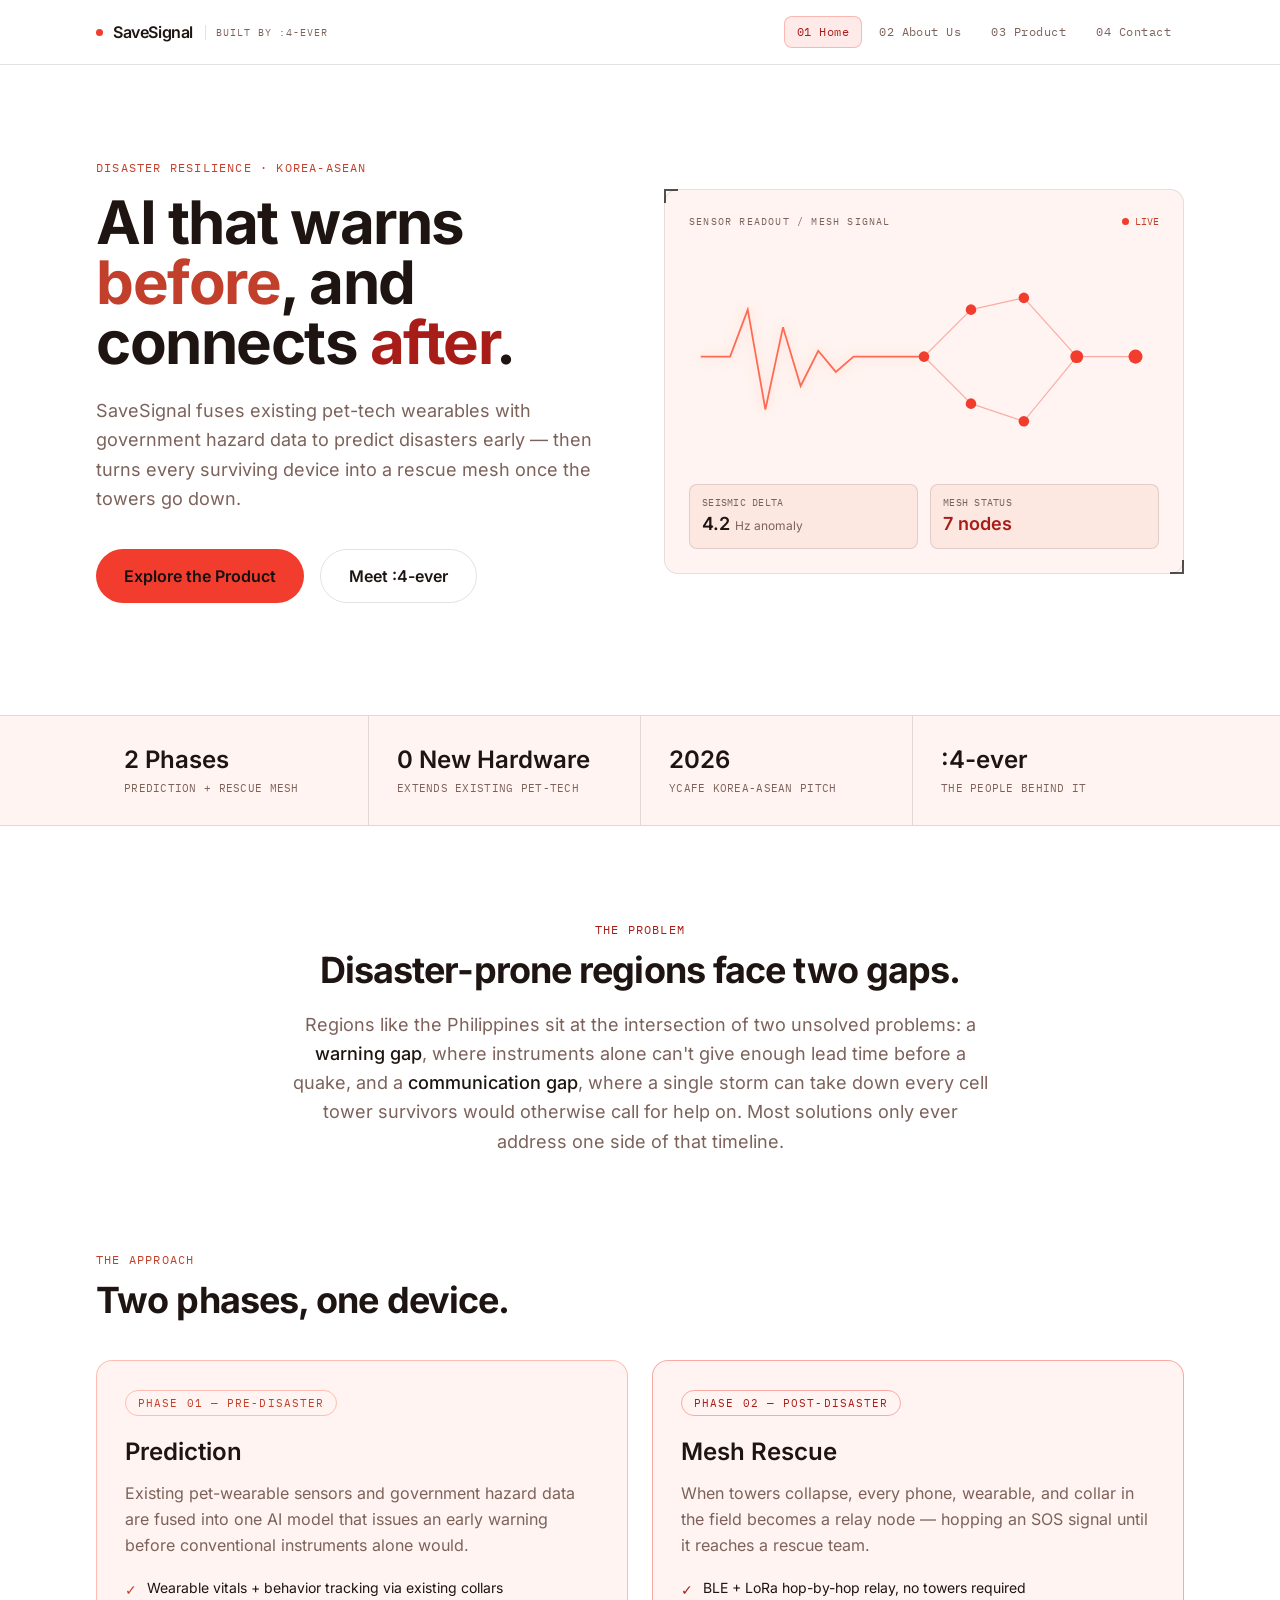
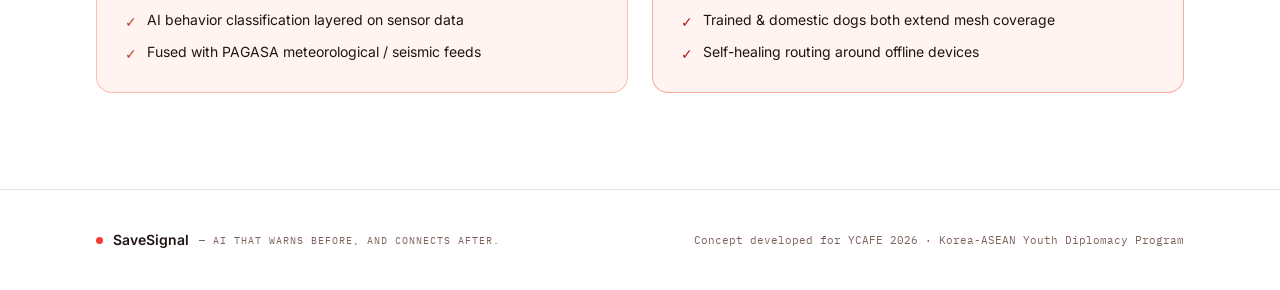
<file: index.html>
<!DOCTYPE html>
<html lang="en">
<head>
<meta charset="UTF-8" />
<meta name="viewport" content="width=device-width, initial-scale=1.0" />
<title>SaveSignal — AI That Warns Before, and Connects After</title>
<meta name="description" content="SaveSignal is an AI-assisted disaster early-warning and rescue mesh network by :4-ever, built for the Korea-ASEAN Youth Diplomacy Program (YCAFE 2026)." />
<link rel="icon" href="data:image/svg+xml,%3Csvg xmlns='http://www.w3.org/2000/svg' viewBox='0 0 100 100'%3E%3Crect width='100' height='100' rx='18' fill='%23141110'/%3E%3Ccircle cx='50' cy='50' r='34' fill='none' stroke='%23FF6B52' stroke-width='6'/%3E%3Ccircle cx='50' cy='50' r='10' fill='%23F13C2E'/%3E%3C/svg%3E" />

<style>
/* Self-hosted fonts (base64 woff2) — no external font CDN dependency. */

@font-face {
  font-family: 'Inter';
  font-style: normal;
  font-weight: 400;
  font-display: swap;
  src: url([data-uri]) format('woff2');
}

@font-face {
  font-family: 'Inter';
  font-style: normal;
  font-weight: 500;
  font-display: swap;
  src: url([data-uri]) format('woff2');
}

@font-face {
  font-family: 'Inter';
  font-style: normal;
  font-weight: 600;
  font-display: swap;
  src: url([data-uri]) format('woff2');
}

@font-face {
  font-family: 'Inter';
  font-style: normal;
  font-weight: 700;
  font-display: swap;
  src: url([data-uri]) format('woff2');
}

@font-face {
  font-family: 'Inter';
  font-style: normal;
  font-weight: 800;
  font-display: swap;
  src: url([data-uri]) format('woff2');
}

@font-face {
  font-family: 'IBM Plex Mono';
  font-style: normal;
  font-weight: 400;
  font-display: swap;
  src: url([data-uri]) format('woff2');
}

@font-face {
  font-family: 'IBM Plex Mono';
  font-style: normal;
  font-weight: 500;
  font-display: swap;
  src: url([data-uri]) format('woff2');
}

</style>
<style>
*,:after,:before{--tw-border-spacing-x:0;--tw-border-spacing-y:0;--tw-translate-x:0;--tw-translate-y:0;--tw-rotate:0;--tw-skew-x:0;--tw-skew-y:0;--tw-scale-x:1;--tw-scale-y:1;--tw-pan-x: ;--tw-pan-y: ;--tw-pinch-zoom: ;--tw-scroll-snap-strictness:proximity;--tw-gradient-from-position: ;--tw-gradient-via-position: ;--tw-gradient-to-position: ;--tw-ordinal: ;--tw-slashed-zero: ;--tw-numeric-figure: ;--tw-numeric-spacing: ;--tw-numeric-fraction: ;--tw-ring-inset: ;--tw-ring-offset-width:0px;--tw-ring-offset-color:#fff;--tw-ring-color:rgba(59,130,246,.5);--tw-ring-offset-shadow:0 0 #0000;--tw-ring-shadow:0 0 #0000;--tw-shadow:0 0 #0000;--tw-shadow-colored:0 0 #0000;--tw-blur: ;--tw-brightness: ;--tw-contrast: ;--tw-grayscale: ;--tw-hue-rotate: ;--tw-invert: ;--tw-saturate: ;--tw-sepia: ;--tw-drop-shadow: ;--tw-backdrop-blur: ;--tw-backdrop-brightness: ;--tw-backdrop-contrast: ;--tw-backdrop-grayscale: ;--tw-backdrop-hue-rotate: ;--tw-backdrop-invert: ;--tw-backdrop-opacity: ;--tw-backdrop-saturate: ;--tw-backdrop-sepia: ;--tw-contain-size: ;--tw-contain-layout: ;--tw-contain-paint: ;--tw-contain-style: }::backdrop{--tw-border-spacing-x:0;--tw-border-spacing-y:0;--tw-translate-x:0;--tw-translate-y:0;--tw-rotate:0;--tw-skew-x:0;--tw-skew-y:0;--tw-scale-x:1;--tw-scale-y:1;--tw-pan-x: ;--tw-pan-y: ;--tw-pinch-zoom: ;--tw-scroll-snap-strictness:proximity;--tw-gradient-from-position: ;--tw-gradient-via-position: ;--tw-gradient-to-position: ;--tw-ordinal: ;--tw-slashed-zero: ;--tw-numeric-figure: ;--tw-numeric-spacing: ;--tw-numeric-fraction: ;--tw-ring-inset: ;--tw-ring-offset-width:0px;--tw-ring-offset-color:#fff;--tw-ring-color:rgba(59,130,246,.5);--tw-ring-offset-shadow:0 0 #0000;--tw-ring-shadow:0 0 #0000;--tw-shadow:0 0 #0000;--tw-shadow-colored:0 0 #0000;--tw-blur: ;--tw-brightness: ;--tw-contrast: ;--tw-grayscale: ;--tw-hue-rotate: ;--tw-invert: ;--tw-saturate: ;--tw-sepia: ;--tw-drop-shadow: ;--tw-backdrop-blur: ;--tw-backdrop-brightness: ;--tw-backdrop-contrast: ;--tw-backdrop-grayscale: ;--tw-backdrop-hue-rotate: ;--tw-backdrop-invert: ;--tw-backdrop-opacity: ;--tw-backdrop-saturate: ;--tw-backdrop-sepia: ;--tw-contain-size: ;--tw-contain-layout: ;--tw-contain-paint: ;--tw-contain-style: }/*! tailwindcss v3.4.19 | MIT License | https://tailwindcss.com*/*,:after,:before{box-sizing:border-box;border:0 solid #e5e7eb}:after,:before{--tw-content:""}:host,html{line-height:1.5;-webkit-text-size-adjust:100%;-moz-tab-size:4;-o-tab-size:4;tab-size:4;font-family:ui-sans-serif,system-ui,sans-serif,Apple Color Emoji,Segoe UI Emoji,Segoe UI Symbol,Noto Color Emoji;font-feature-settings:normal;font-variation-settings:normal;-webkit-tap-highlight-color:transparent}body{margin:0;line-height:inherit}hr{height:0;color:inherit;border-top-width:1px}abbr:where([title]){-webkit-text-decoration:underline dotted;text-decoration:underline dotted}h1,h2,h3,h4,h5,h6{font-size:inherit;font-weight:inherit}a{color:inherit;text-decoration:inherit}b,strong{font-weight:bolder}code,kbd,pre,samp{font-family:IBM Plex Mono,ui-monospace,monospace;font-feature-settings:normal;font-variation-settings:normal;font-size:1em}small{font-size:80%}sub,sup{font-size:75%;line-height:0;position:relative;vertical-align:baseline}sub{bottom:-.25em}sup{top:-.5em}table{text-indent:0;border-color:inherit;border-collapse:collapse}button,input,optgroup,select,textarea{font-family:inherit;font-feature-settings:inherit;font-variation-settings:inherit;font-size:100%;font-weight:inherit;line-height:inherit;letter-spacing:inherit;color:inherit;margin:0;padding:0}button,select{text-transform:none}button,input:where([type=button]),input:where([type=reset]),input:where([type=submit]){-webkit-appearance:button;background-color:transparent;background-image:none}:-moz-focusring{outline:auto}:-moz-ui-invalid{box-shadow:none}progress{vertical-align:baseline}::-webkit-inner-spin-button,::-webkit-outer-spin-button{height:auto}[type=search]{-webkit-appearance:textfield;outline-offset:-2px}::-webkit-search-decoration{-webkit-appearance:none}::-webkit-file-upload-button{-webkit-appearance:button;font:inherit}summary{display:list-item}blockquote,dd,dl,figure,h1,h2,h3,h4,h5,h6,hr,p,pre{margin:0}fieldset{margin:0}fieldset,legend{padding:0}menu,ol,ul{list-style:none;margin:0;padding:0}dialog{padding:0}textarea{resize:vertical}input::-moz-placeholder,textarea::-moz-placeholder{opacity:1;color:#9ca3af}input::placeholder,textarea::placeholder{opacity:1;color:#9ca3af}[role=button],button{cursor:pointer}:disabled{cursor:default}audio,canvas,embed,iframe,img,object,svg,video{display:block;vertical-align:middle}img,video{max-width:100%;height:auto}[hidden]:where(:not([hidden=until-found])){display:none}.pointer-events-none{pointer-events:none}.collapse{visibility:collapse}.fixed{position:fixed}.absolute{position:absolute}.relative{position:relative}.sticky{position:sticky}.inset-0{inset:0}.inset-x-0{left:0;right:0}.top-0{top:0}.top-16{top:4rem}.z-40{z-index:40}.z-50{z-index:50}.mx-auto{margin-left:auto;margin-right:auto}.mb-4{margin-bottom:1rem}.mb-6{margin-bottom:1.5rem}.ml-0\.5{margin-left:.125rem}.mt-0\.5{margin-top:.125rem}.mt-1{margin-top:.25rem}.mt-1\.5{margin-top:.375rem}.mt-10{margin-top:2.5rem}.mt-12{margin-top:3rem}.mt-16{margin-top:4rem}.mt-2{margin-top:.5rem}.mt-2\.5{margin-top:.625rem}.mt-3{margin-top:.75rem}.mt-4{margin-top:1rem}.mt-5{margin-top:1.25rem}.mt-6{margin-top:1.5rem}.mt-8{margin-top:2rem}.mt-9{margin-top:2.25rem}.inline-block{display:inline-block}.flex{display:flex}.inline-flex{display:inline-flex}.grid{display:grid}.hidden{display:none}.aspect-\[4\/3\]{aspect-ratio:4/3}.h-16{height:4rem}.h-2{height:.5rem}.h-auto{height:auto}.h-fit{height:-moz-fit-content;height:fit-content}.h-full{height:100%}.max-h-\[420px\]{max-height:420px}.min-h-\[220px\]{min-height:220px}.w-2{width:.5rem}.w-full{width:100%}.max-w-2xl{max-width:42rem}.max-w-3xl{max-width:48rem}.max-w-5xl{max-width:64rem}.max-w-6xl{max-width:72rem}.max-w-xl{max-width:36rem}.flex-1{flex:1 1 0%}.cursor-not-allowed{cursor:not-allowed}.resize-none{resize:none}.resize{resize:both}.grid-cols-2{grid-template-columns:repeat(2,minmax(0,1fr))}.flex-col{flex-direction:column}.flex-wrap{flex-wrap:wrap}.items-center{align-items:center}.justify-center{justify-content:center}.justify-between{justify-content:space-between}.gap-1{gap:.25rem}.gap-1\.5{gap:.375rem}.gap-12{gap:3rem}.gap-2{gap:.5rem}.gap-2\.5{gap:.625rem}.gap-3{gap:.75rem}.gap-4{gap:1rem}.gap-5{gap:1.25rem}.gap-6{gap:1.5rem}.gap-8{gap:2rem}.space-y-2>:not([hidden])~:not([hidden]){--tw-space-y-reverse:0;margin-top:calc(.5rem*(1 - var(--tw-space-y-reverse)));margin-bottom:calc(.5rem*var(--tw-space-y-reverse))}.space-y-2\.5>:not([hidden])~:not([hidden]){--tw-space-y-reverse:0;margin-top:calc(.625rem*(1 - var(--tw-space-y-reverse)));margin-bottom:calc(.625rem*var(--tw-space-y-reverse))}.space-y-4>:not([hidden])~:not([hidden]){--tw-space-y-reverse:0;margin-top:calc(1rem*(1 - var(--tw-space-y-reverse)));margin-bottom:calc(1rem*var(--tw-space-y-reverse))}.space-y-5>:not([hidden])~:not([hidden]){--tw-space-y-reverse:0;margin-top:calc(1.25rem*(1 - var(--tw-space-y-reverse)));margin-bottom:calc(1.25rem*var(--tw-space-y-reverse))}.divide-x>:not([hidden])~:not([hidden]){--tw-divide-x-reverse:0;border-right-width:calc(1px*var(--tw-divide-x-reverse));border-left-width:calc(1px*(1 - var(--tw-divide-x-reverse)))}.divide-slate-line>:not([hidden])~:not([hidden]){border-color:rgba(30,20,18,.12)}.overflow-hidden{overflow:hidden}.overflow-y-auto{overflow-y:auto}.text-wrap{text-wrap:wrap}.rounded-card{border-radius:14px}.rounded-full{border-radius:9999px}.rounded-lg{border-radius:.5rem}.border{border-width:1px}.border-y{border-top-width:1px}.border-b,.border-y{border-bottom-width:1px}.border-l{border-left-width:1px}.border-t{border-top-width:1px}.border-dashed{border-style:dashed}.border-amber-500\/40{border-color:rgba(241,60,46,.4)}.border-coral-500\/40{border-color:rgba(255,107,82,.4)}.border-slate-line{border-color:rgba(30,20,18,.12)}.border-txt-secondary{--tw-border-opacity:1;border-color:rgb(125 98 91/var(--tw-border-opacity,1))}.border-txt-secondary\/40{border-color:rgba(125,98,91,.4)}.bg-alert{--tw-bg-opacity:1;background-color:rgb(200 30 58/var(--tw-bg-opacity,1))}.bg-amber-500{--tw-bg-opacity:1;background-color:rgb(241 60 46/var(--tw-bg-opacity,1))}.bg-paper\/95{background-color:hsla(0,0%,100%,.95)}.bg-paper2{--tw-bg-opacity:1;background-color:rgb(255 244 241/var(--tw-bg-opacity,1))}.bg-paper3{--tw-bg-opacity:1;background-color:rgb(252 231 225/var(--tw-bg-opacity,1))}.bg-teal-500{--tw-bg-opacity:1;background-color:rgb(47 191 143/var(--tw-bg-opacity,1))}.p-4{padding:1rem}.p-5{padding:1.25rem}.p-6{padding:1.5rem}.p-7{padding:1.75rem}.p-8{padding:2rem}.px-3{padding-left:.75rem;padding-right:.75rem}.px-4{padding-left:1rem;padding-right:1rem}.px-5{padding-left:1.25rem;padding-right:1.25rem}.px-6{padding-left:1.5rem;padding-right:1.5rem}.px-7{padding-left:1.75rem;padding-right:1.75rem}.py-1{padding-top:.25rem;padding-bottom:.25rem}.py-10{padding-top:2.5rem;padding-bottom:2.5rem}.py-16{padding-top:4rem;padding-bottom:4rem}.py-2\.5{padding-top:.625rem;padding-bottom:.625rem}.py-24{padding-top:6rem;padding-bottom:6rem}.py-3{padding-top:.75rem;padding-bottom:.75rem}.py-3\.5{padding-top:.875rem;padding-bottom:.875rem}.py-4{padding-top:1rem;padding-bottom:1rem}.py-6{padding-top:1.5rem;padding-bottom:1.5rem}.py-7{padding-top:1.75rem;padding-bottom:1.75rem}.pb-10{padding-bottom:2.5rem}.pb-14{padding-bottom:3.5rem}.pb-16{padding-bottom:4rem}.pb-20{padding-bottom:5rem}.pb-24{padding-bottom:6rem}.pl-2\.5{padding-left:.625rem}.pr-1{padding-right:.25rem}.pt-1{padding-top:.25rem}.pt-32{padding-top:8rem}.pt-5{padding-top:1.25rem}.text-center{text-align:center}.font-body,.font-display{font-family:Inter,system-ui,sans-serif}.font-mono{font-family:IBM Plex Mono,ui-monospace,monospace}.text-2xl{font-size:1.5rem;line-height:2rem}.text-3xl{font-size:1.875rem;line-height:2.25rem}.text-4xl{font-size:2.25rem;line-height:2.5rem}.text-\[10px\]{font-size:10px}.text-\[11px\]{font-size:11px}.text-base{font-size:1rem;line-height:1.5rem}.text-lg{font-size:1.125rem;line-height:1.75rem}.text-sm{font-size:.875rem;line-height:1.25rem}.text-xl{font-size:1.25rem;line-height:1.75rem}.text-xs{font-size:.75rem;line-height:1rem}.font-bold{font-weight:700}.font-medium{font-weight:500}.font-normal{font-weight:400}.font-semibold{font-weight:600}.uppercase{text-transform:uppercase}.leading-\[1\.05\]{line-height:1.05}.leading-none{line-height:1}.leading-relaxed{line-height:1.625}.tracking-tight{letter-spacing:-.025em}.tracking-wide{letter-spacing:.025em}.tracking-widest{letter-spacing:.1em}.text-alert{--tw-text-opacity:1;color:rgb(200 30 58/var(--tw-text-opacity,1))}.text-amber-700{--tw-text-opacity:1;color:rgb(168 29 24/var(--tw-text-opacity,1))}.text-coral-700{--tw-text-opacity:1;color:rgb(194 64 43/var(--tw-text-opacity,1))}.text-ink{--tw-text-opacity:1;color:rgb(20 17 16/var(--tw-text-opacity,1))}.text-teal-700{--tw-text-opacity:1;color:rgb(31 143 105/var(--tw-text-opacity,1))}.text-txt-primary{--tw-text-opacity:1;color:rgb(30 21 18/var(--tw-text-opacity,1))}.text-txt-secondary{--tw-text-opacity:1;color:rgb(125 98 91/var(--tw-text-opacity,1))}.opacity-60{opacity:.6}.filter{filter:var(--tw-blur) var(--tw-brightness) var(--tw-contrast) var(--tw-grayscale) var(--tw-hue-rotate) var(--tw-invert) var(--tw-saturate) var(--tw-sepia) var(--tw-drop-shadow)}.backdrop-blur{--tw-backdrop-blur:blur(8px);-webkit-backdrop-filter:var(--tw-backdrop-blur) var(--tw-backdrop-brightness) var(--tw-backdrop-contrast) var(--tw-backdrop-grayscale) var(--tw-backdrop-hue-rotate) var(--tw-backdrop-invert) var(--tw-backdrop-opacity) var(--tw-backdrop-saturate) var(--tw-backdrop-sepia);backdrop-filter:var(--tw-backdrop-blur) var(--tw-backdrop-brightness) var(--tw-backdrop-contrast) var(--tw-backdrop-grayscale) var(--tw-backdrop-hue-rotate) var(--tw-backdrop-invert) var(--tw-backdrop-opacity) var(--tw-backdrop-saturate) var(--tw-backdrop-sepia)}.transition-colors{transition-property:color,background-color,border-color,text-decoration-color,fill,stroke;transition-timing-function:cubic-bezier(.4,0,.2,1);transition-duration:.15s}.hover\:border-txt-secondary:hover{--tw-border-opacity:1;border-color:rgb(125 98 91/var(--tw-border-opacity,1))}.hover\:bg-amber-600:hover{--tw-bg-opacity:1;background-color:rgb(212 39 31/var(--tw-bg-opacity,1))}@media (min-width:640px){.sm\:ml-2{margin-left:.5rem}.sm\:inline{display:inline}.sm\:aspect-\[16\/10\]{aspect-ratio:16/10}.sm\:grid-cols-2{grid-template-columns:repeat(2,minmax(0,1fr))}.sm\:grid-cols-4{grid-template-columns:repeat(4,minmax(0,1fr))}.sm\:flex-row{flex-direction:row}.sm\:p-5{padding:1.25rem}.sm\:p-6{padding:1.5rem}.sm\:p-8{padding:2rem}.sm\:px-7{padding-left:1.75rem;padding-right:1.75rem}.sm\:px-8{padding-left:2rem;padding-right:2rem}.sm\:pb-14{padding-bottom:3.5rem}.sm\:pb-16{padding-bottom:4rem}.sm\:pb-20{padding-bottom:5rem}.sm\:pb-28{padding-bottom:7rem}.sm\:pt-40{padding-top:10rem}.sm\:text-3xl{font-size:1.875rem;line-height:2.25rem}.sm\:text-4xl{font-size:2.25rem;line-height:2.5rem}.sm\:text-5xl{font-size:3rem;line-height:1}}@media (min-width:768px){.md\:flex{display:flex}.md\:hidden{display:none}.md\:text-6xl{font-size:3.75rem;line-height:1}}@media (min-width:1024px){.lg\:max-h-none{max-height:none}.lg\:grid-cols-2{grid-template-columns:repeat(2,minmax(0,1fr))}.lg\:grid-cols-\[1fr_320px\]{grid-template-columns:1fr 320px}.lg\:grid-cols-\[1fr_360px\]{grid-template-columns:1fr 360px}}
</style>
<style>
html {
  scroll-behavior: smooth;
}

body {
  background: #FFFFFF;
  color: #1E1512;
  font-family: 'Inter', system-ui, sans-serif;
  -webkit-font-smoothing: antialiased;
  -moz-osx-font-smoothing: grayscale;
}

::selection {
  background: rgba(255, 107, 82, 0.3);
  color: #1E1512;
}

/* ============ SIGNAL DOT ============ */
.signal-dot {
  display: inline-block;
  height: 7px;
  width: 7px;
  border-radius: 9999px;
  background: #F13C2E;
  box-shadow: 0 0 0 0 rgba(241, 60, 46, 0.6);
  animation: signalPulse 2s ease-in-out infinite;
  flex: none;
}

@keyframes signalPulse {
  0% { box-shadow: 0 0 0 0 rgba(241, 60, 46, 0.5); }
  70% { box-shadow: 0 0 0 7px rgba(241, 60, 46, 0); }
  100% { box-shadow: 0 0 0 0 rgba(241, 60, 46, 0); }
}

/* ============ NAV ============ */
.nav-shell {
  background: rgba(255, 255, 255, 0.86);
  backdrop-filter: blur(10px);
  -webkit-backdrop-filter: blur(10px);
  border-bottom: 1px solid rgba(30, 20, 18, 0.12);
}

.nav-link {
  font-family: 'IBM Plex Mono', ui-monospace, monospace;
  font-size: 12px;
  letter-spacing: 0.04em;
  color: #7D625B;
  padding: 6px 12px;
  border-radius: 8px;
  border: 1px solid transparent;
  white-space: nowrap;
  transition: color 0.15s ease, background 0.15s ease, border-color 0.15s ease;
}

.nav-link:hover {
  color: #1E1512;
}

.nav-link.is-active {
  color: #A81D18;
  background: rgba(241, 60, 46, 0.1);
  border-color: rgba(241, 60, 46, 0.3);
}

/* ============ CORNER-BRACKET PANEL ============ */
.console-panel {
  position: relative;
  background: #FFF4F1;
  border: 1px solid rgba(30, 20, 18, 0.1);
}

.console-panel::before,
.console-panel::after,
.console-panel .bracket-tl,
.console-panel .bracket-br {
  content: '';
  position: absolute;
  width: 14px;
  height: 14px;
  border-color: #F13C2E;
  opacity: 0.75;
}

.console-panel::before {
  top: -1px;
  left: -1px;
  border-top: 2px solid;
  border-left: 2px solid;
}

.console-panel::after {
  bottom: -1px;
  right: -1px;
  border-bottom: 2px solid;
  border-right: 2px solid;
}

.console-tag {
  font-family: 'IBM Plex Mono', ui-monospace, monospace;
  font-size: 10px;
  letter-spacing: 0.12em;
  text-transform: uppercase;
  color: #7D625B;
}

/* ============ HERO WAVE / MESH VISUAL ============ */
.wave-path {
  stroke: #FF6B52;
  stroke-width: 1.5;
  fill: none;
  filter: drop-shadow(0 0 5px rgba(255, 107, 82, 0.3));
}

.mesh-node-dot {
  fill: #F13C2E;
}

.mesh-node-line {
  stroke: rgba(241, 60, 46, 0.4);
  stroke-width: 1;
}

/* ============ CARDS ============ */
.phase-card {
  background: #FFF4F1;
  border-radius: 16px;
  transition: transform 0.2s ease, border-color 0.2s ease, background 0.2s ease;
}

.phase-card:hover {
  transform: translateY(-4px);
}

.phase-card.card-coral {
  border: 1px solid rgba(255, 107, 82, 0.4);
}
.phase-card.card-coral:hover {
  border-color: rgba(255, 107, 82, 0.8);
  background: #FCE7E1;
}

.phase-card.card-amber {
  border: 1px solid rgba(241, 60, 46, 0.4);
}
.phase-card.card-amber:hover {
  border-color: rgba(241, 60, 46, 0.85);
  background: #FCE0DB;
}

.value-card {
  background: #FFF4F1;
  border: 1px solid rgba(30, 20, 18, 0.1);
  border-radius: 14px;
  transition: transform 0.2s ease, border-color 0.2s ease;
}
.value-card:hover {
  transform: translateY(-3px);
  border-color: rgba(255, 107, 82, 0.6);
}

/* ============ TABS (Product page) ============ */
.tab-btn {
  font-family: 'IBM Plex Mono', ui-monospace, monospace;
  font-size: 13px;
  letter-spacing: 0.04em;
  padding: 10px 22px;
  border-radius: 9999px;
  border: 1px solid rgba(30, 20, 18, 0.16);
  color: #7D625B;
  background: #FFFFFF;
  transition: all 0.18s ease;
  cursor: pointer;
}

.tab-btn.is-active {
  color: #FFFFFF;
  background: #F13C2E;
  border-color: #F13C2E;
}

.tab-panel {
  display: none;
}
.tab-panel.is-active {
  display: block;
  animation: tabIn 0.3s ease;
}

@keyframes tabIn {
  from { opacity: 0; transform: translateY(6px); }
  to { opacity: 1; transform: translateY(0); }
}

/* ============ FLOW DIAGRAM ============ */
.flow-diagram {
  display: flex;
  align-items: stretch;
  gap: 0;
  overflow-x: auto;
}

.flow-stage {
  display: flex;
  flex-direction: column;
  justify-content: center;
  gap: 10px;
  flex: none;
  width: 190px;
}

.flow-box {
  background: #FFFFFF;
  border: 1px solid rgba(30, 20, 18, 0.14);
  border-radius: 10px;
  padding: 12px 14px;
  font-size: 13px;
  line-height: 1.3;
  color: #1E1512;
  text-align: center;
}

.flow-box.is-coral { border-color: rgba(255, 107, 82, 0.55); }
.flow-box.is-teal { border-color: rgba(47, 191, 143, 0.55); }
.flow-box.is-amber { border-color: rgba(241, 60, 46, 0.55); }
.flow-box.is-alert { border-color: rgba(200, 30, 58, 0.6); color: #A81D2E; }

.flow-arrow {
  display: flex;
  align-items: center;
  justify-content: center;
  flex: none;
  width: 44px;
  color: #B29C95;
}

@media (max-width: 768px) {
  .flow-diagram {
    flex-direction: column;
    align-items: stretch;
  }
  .flow-stage {
    width: 100%;
  }
  .flow-arrow {
    width: 100%;
    height: 28px;
    transform: rotate(90deg);
  }
}

/* ============ LAYER ROWS ============ */
.layer-row {
  border-top: 1px solid rgba(30, 20, 18, 0.12);
}
.layer-row:last-child {
  border-bottom: 1px solid rgba(30, 20, 18, 0.12);
}

.layer-index {
  font-family: 'IBM Plex Mono', ui-monospace, monospace;
  font-size: 12px;
  color: #C2402B;
}

/* ============ MESH DEMO (Product page) ============ */
.demo-field {
  position: relative;
  touch-action: manipulation;
}

.demo-node {
  position: absolute;
  transform: translate(-50%, -50%);
  display: flex;
  flex-direction: column;
  align-items: center;
  gap: 4px;
  cursor: pointer;
  user-select: none;
  z-index: 2;
}

.demo-node.is-base, .demo-node.is-victim {
  cursor: default;
}

.demo-node-dot {
  height: 22px;
  width: 22px;
  border-radius: 9999px;
  background: #FFFFFF;
  border: 2px solid rgba(30, 20, 18, 0.3);
  transition: border-color 0.2s ease, box-shadow 0.2s ease, transform 0.2s ease, background 0.2s ease;
}

.demo-node-label {
  font-family: 'IBM Plex Mono', ui-monospace, monospace;
  font-size: 9px;
  letter-spacing: 0.02em;
  color: #7D625B;
  background: rgba(255, 255, 255, 0.85);
  padding: 1px 5px;
  border-radius: 6px;
  white-space: nowrap;
}

.demo-node.is-victim .demo-node-dot {
  background: rgba(200, 30, 58, 0.12);
  border-color: #C81E3A;
  animation: victimPulse 1.5s ease-in-out infinite;
}

.demo-node.is-base .demo-node-dot {
  background: rgba(47, 191, 143, 0.14);
  border-color: #1F8F69;
}

.demo-node.is-offline .demo-node-dot {
  opacity: 0.4;
  border-style: dashed;
}
.demo-node.is-offline .demo-node-label {
  color: rgba(125, 98, 91, 0.6);
}

.demo-node:not(.is-victim):not(.is-base):hover .demo-node-dot {
  border-color: #FF6B52;
  transform: scale(1.12);
}

.demo-node.is-active .demo-node-dot {
  border-color: #FF6B52;
  box-shadow: 0 0 0 6px rgba(255, 107, 82, 0.16);
  transform: scale(1.15);
}

.demo-node.is-delivered .demo-node-dot {
  border-color: #1F8F69;
  box-shadow: 0 0 0 6px rgba(47, 191, 143, 0.18);
}

@keyframes victimPulse {
  0%, 100% { box-shadow: 0 0 0 0 rgba(200, 30, 58, 0.45); }
  50% { box-shadow: 0 0 0 8px rgba(200, 30, 58, 0); }
}

.demo-offline-x {
  position: absolute;
  inset: 0;
  display: flex;
  align-items: center;
  justify-content: center;
  color: #C81E3A;
  font-size: 13px;
  font-weight: 700;
  pointer-events: none;
}

.demo-link {
  stroke: rgba(30, 20, 18, 0.16);
  stroke-width: 1.2;
  fill: none;
}

.demo-link-active {
  stroke: #FF6B52;
  stroke-width: 2.2;
  fill: none;
  stroke-dasharray: 5 5;
  animation: dashFlow 0.6s linear infinite;
}

.demo-link-done {
  stroke: #1F8F69;
  stroke-width: 2.2;
  fill: none;
}

@keyframes dashFlow {
  to { stroke-dashoffset: -20; }
}

.demo-log {
  font-family: 'IBM Plex Mono', ui-monospace, monospace;
}

.demo-log-entry {
  animation: logIn 0.22s ease;
}

@keyframes logIn {
  from { opacity: 0; transform: translateY(-3px); }
  to { opacity: 1; transform: translateY(0); }
}

.demo-log::-webkit-scrollbar {
  width: 6px;
}
.demo-log::-webkit-scrollbar-thumb {
  background: rgba(30, 20, 18, 0.18);
  border-radius: 9999px;
}

@media (max-width: 480px) {
  .demo-node-dot {
    height: 16px;
    width: 16px;
  }
  .demo-node-label {
    font-size: 7px;
  }
}

/* ============ FORM (Contact page) ============ */
.field-label {
  font-family: 'IBM Plex Mono', ui-monospace, monospace;
  font-size: 11px;
  letter-spacing: 0.08em;
  text-transform: uppercase;
  color: #7D625B;
}

.field-input {
  background: #FFFFFF;
  border: 1px solid rgba(30, 20, 18, 0.18);
  border-radius: 10px;
  color: #1E1512;
  transition: border-color 0.15s ease;
}

.field-input:focus {
  outline: none;
  border-color: #F13C2E;
}

.field-input::placeholder {
  color: rgba(125, 98, 91, 0.55);
}

/* Accessible focus ring for keyboard users across interactive elements */
a:focus-visible,
button:focus-visible,
input:focus-visible,
textarea:focus-visible {
  outline: 2px solid #F13C2E;
  outline-offset: 2px;
}

@media (prefers-reduced-motion: reduce) {
  .signal-dot,
  .demo-node.is-victim .demo-node-dot,
  .demo-link-active,
  .tab-panel.is-active,
  .demo-log-entry {
    animation: none !important;
  }
}

</style>
</head>
<body class="font-body">

<!-- ============ NAV ============ -->
<header class="nav-shell fixed top-0 inset-x-0 z-50">
  <div class="max-w-6xl mx-auto px-5 sm:px-8 h-16 flex items-center justify-between">
    <a href="index.html" class="flex items-center gap-2.5">
      <span class="signal-dot"></span>
      <span class="font-display font-semibold text-txt-primary text-base tracking-tight leading-none">SaveSignal</span>
      <span class="hidden sm:inline font-mono text-[10px] tracking-widest text-txt-secondary uppercase border-l border-slate-line pl-2.5 ml-0.5">Built by :4-ever</span>
    </a>
    <nav class="hidden md:flex items-center gap-1">
      <a href="index.html" class="nav-link is-active">01 Home</a>
      <a href="about.html" class="nav-link">02 About Us</a>
      <a href="product.html" class="nav-link">03 Product</a>
      <a href="contact.html" class="nav-link">04 Contact</a>
    </nav>
    <button id="navToggle" class="md:hidden nav-link" aria-expanded="false" aria-controls="mobileNav">Menu</button>
  </div>
  <div id="mobileNav" class="hidden md:hidden border-t border-slate-line px-5 py-3 flex flex-col gap-1">
    <a href="index.html" class="nav-link is-active">01 Home</a>
    <a href="about.html" class="nav-link">02 About Us</a>
    <a href="product.html" class="nav-link">03 Product</a>
    <a href="contact.html" class="nav-link">04 Contact</a>
  </div>
</header>

<!-- ============ HERO ============ -->
<section class="relative pt-32 pb-20 sm:pt-40 sm:pb-28 overflow-hidden">
  <div class="relative max-w-6xl mx-auto px-5 sm:px-8 grid lg:grid-cols-2 gap-12 items-center">
    <div>
      <p class="font-mono text-xs tracking-widest uppercase text-coral-700">Disaster Resilience · Korea-ASEAN</p>
      <h1 class="mt-4 font-display font-bold text-4xl sm:text-5xl md:text-6xl text-txt-primary leading-[1.05] tracking-tight" style="text-wrap: balance;">
        AI that warns <span class="text-coral-700">before</span>, and connects <span class="text-amber-700">after</span>.
      </h1>
      <p class="mt-6 text-txt-secondary text-lg leading-relaxed max-w-xl">
        SaveSignal fuses existing pet-tech wearables with government hazard data to predict disasters early —
        then turns every surviving device into a rescue mesh once the towers go down.
      </p>
      <div class="mt-9 flex flex-col sm:flex-row gap-4">
        <a href="product.html" class="inline-flex items-center justify-center gap-2 rounded-full bg-amber-500 hover:bg-amber-600 text-ink font-semibold font-body px-7 py-3.5 transition-colors">
          Explore the Product
        </a>
        <a href="about.html" class="inline-flex items-center justify-center gap-2 rounded-full border border-slate-line hover:border-txt-secondary text-txt-primary font-semibold font-body px-7 py-3.5 transition-colors">
          Meet :4-ever
        </a>
      </div>
    </div>

    <div class="console-panel rounded-card p-5 sm:p-6">
      <div class="flex items-center justify-between mb-4">
        <p class="console-tag">Sensor Readout / Mesh Signal</p>
        <span class="flex items-center gap-1.5 font-mono text-[10px] text-coral-700">
          <span class="signal-dot"></span> LIVE
        </span>
      </div>
      <svg viewBox="0 0 400 190" class="w-full h-auto" role="img" aria-label="Seismograph waveform transitioning into a connected mesh network graph">
        <polyline points="10,95 35,95 50,55 65,140 80,70 95,120 110,90 125,108 140,95 165,95 200,95"
          class="wave-path" />
        <g class="mesh-node-line">
          <line x1="200" y1="95" x2="240" y2="55" />
          <line x1="200" y1="95" x2="240" y2="135" />
          <line x1="240" y1="55" x2="285" y2="45" />
          <line x1="240" y1="135" x2="285" y2="150" />
          <line x1="285" y1="45" x2="330" y2="95" />
          <line x1="285" y1="150" x2="330" y2="95" />
          <line x1="330" y1="95" x2="380" y2="95" />
        </g>
        <circle cx="200" cy="95" r="4.5" class="mesh-node-dot" />
        <circle cx="240" cy="55" r="4.5" class="mesh-node-dot" />
        <circle cx="240" cy="135" r="4.5" class="mesh-node-dot" />
        <circle cx="285" cy="45" r="4.5" class="mesh-node-dot" />
        <circle cx="285" cy="150" r="4.5" class="mesh-node-dot" />
        <circle cx="330" cy="95" r="5.5" class="mesh-node-dot" />
        <circle cx="380" cy="95" r="6" fill="#F13C2E" />
      </svg>
      <div class="mt-4 grid grid-cols-2 gap-3">
        <div class="rounded-lg bg-paper3 border border-slate-line px-3 py-2.5">
          <p class="font-mono text-[10px] uppercase tracking-wide text-txt-secondary">Seismic delta</p>
          <p class="font-display font-semibold text-txt-primary text-lg">4.2 <span class="text-xs font-body font-normal text-txt-secondary">Hz anomaly</span></p>
        </div>
        <div class="rounded-lg bg-paper3 border border-slate-line px-3 py-2.5">
          <p class="font-mono text-[10px] uppercase tracking-wide text-txt-secondary">Mesh status</p>
          <p class="font-display font-semibold text-amber-700 text-lg">7 nodes</p>
        </div>
      </div>
    </div>
  </div>
</section>

<!-- ============ STAT STRIP ============ -->
<section class="border-y border-slate-line bg-paper2">
  <div class="max-w-6xl mx-auto px-5 sm:px-8 grid grid-cols-2 sm:grid-cols-4 divide-x divide-slate-line">
    <div class="px-5 py-7 sm:px-7">
      <p class="font-display font-semibold text-2xl text-txt-primary">2 Phases</p>
      <p class="mt-1 font-mono text-[11px] uppercase tracking-wide text-txt-secondary">Prediction + rescue mesh</p>
    </div>
    <div class="px-5 py-7 sm:px-7">
      <p class="font-display font-semibold text-2xl text-txt-primary">0 New Hardware</p>
      <p class="mt-1 font-mono text-[11px] uppercase tracking-wide text-txt-secondary">Extends existing pet-tech</p>
    </div>
    <div class="px-5 py-7 sm:px-7">
      <p class="font-display font-semibold text-2xl text-txt-primary">2026</p>
      <p class="mt-1 font-mono text-[11px] uppercase tracking-wide text-txt-secondary">YCAFE Korea-ASEAN pitch</p>
    </div>
    <div class="px-5 py-7 sm:px-7">
      <p class="font-display font-semibold text-2xl text-txt-primary">:4-ever</p>
      <p class="mt-1 font-mono text-[11px] uppercase tracking-wide text-txt-secondary">The people behind it</p>
    </div>
  </div>
</section>

<!-- ============ PROBLEM ============ -->
<section class="py-24">
  <div class="max-w-3xl mx-auto px-5 sm:px-8 text-center">
    <p class="font-mono text-xs tracking-widest uppercase text-amber-700">The Problem</p>
    <h2 class="mt-3 font-display font-bold text-3xl sm:text-4xl text-txt-primary tracking-tight" style="text-wrap: balance;">
      Disaster-prone regions face two gaps.
    </h2>
    <p class="mt-5 text-txt-secondary text-lg leading-relaxed">
      Regions like the Philippines sit at the intersection of two unsolved problems: a
      <span class="text-txt-primary font-medium">warning gap</span>, where instruments alone can't
      give enough lead time before a quake, and a <span class="text-txt-primary font-medium">communication gap</span>,
      where a single storm can take down every cell tower survivors would otherwise call for help on.
      Most solutions only ever address one side of that timeline.
    </p>
  </div>
</section>

<!-- ============ TWO-PHASE CARDS ============ -->
<section class="pb-24">
  <div class="max-w-6xl mx-auto px-5 sm:px-8">
    <div class="max-w-2xl">
      <p class="font-mono text-xs tracking-widest uppercase text-coral-700">The Approach</p>
      <h2 class="mt-3 font-display font-bold text-3xl sm:text-4xl text-txt-primary tracking-tight">
        Two phases, one device.
      </h2>
    </div>

    <div class="mt-10 grid sm:grid-cols-2 gap-6">
      <div class="phase-card card-coral p-7">
        <span class="inline-flex font-mono text-[11px] tracking-widest uppercase text-coral-700 border border-coral-500/40 rounded-full px-3 py-1">
          Phase 01 — Pre-Disaster
        </span>
        <h3 class="mt-5 font-display font-semibold text-2xl text-txt-primary">Prediction</h3>
        <p class="mt-3 text-txt-secondary leading-relaxed">
          Existing pet-wearable sensors and government hazard data are fused into one AI model that
          issues an early warning before conventional instruments alone would.
        </p>
        <ul class="mt-5 space-y-2.5">
          <li class="flex gap-2.5 text-sm text-txt-primary"><span class="text-coral-700 mt-0.5">✓</span> Wearable vitals + behavior tracking via existing collars</li>
          <li class="flex gap-2.5 text-sm text-txt-primary"><span class="text-coral-700 mt-0.5">✓</span> AI behavior classification layered on sensor data</li>
          <li class="flex gap-2.5 text-sm text-txt-primary"><span class="text-coral-700 mt-0.5">✓</span> Fused with PAGASA meteorological / seismic feeds</li>
        </ul>
      </div>

      <div class="phase-card card-amber p-7">
        <span class="inline-flex font-mono text-[11px] tracking-widest uppercase text-amber-700 border border-amber-500/40 rounded-full px-3 py-1">
          Phase 02 — Post-Disaster
        </span>
        <h3 class="mt-5 font-display font-semibold text-2xl text-txt-primary">Mesh Rescue</h3>
        <p class="mt-3 text-txt-secondary leading-relaxed">
          When towers collapse, every phone, wearable, and collar in the field becomes a relay node —
          hopping an SOS signal until it reaches a rescue team.
        </p>
        <ul class="mt-5 space-y-2.5">
          <li class="flex gap-2.5 text-sm text-txt-primary"><span class="text-amber-700 mt-0.5">✓</span> BLE + LoRa hop-by-hop relay, no towers required</li>
          <li class="flex gap-2.5 text-sm text-txt-primary"><span class="text-amber-700 mt-0.5">✓</span> Trained &amp; domestic dogs both extend mesh coverage</li>
          <li class="flex gap-2.5 text-sm text-txt-primary"><span class="text-amber-700 mt-0.5">✓</span> Self-healing routing around offline devices</li>
        </ul>
      </div>
    </div>
  </div>
</section>

<!-- ============ FOOTER ============ -->
<footer class="border-t border-slate-line py-10">
  <div class="max-w-6xl mx-auto px-5 sm:px-8 flex flex-col sm:flex-row items-center justify-between gap-4">
    <div class="flex items-center gap-2.5">
      <span class="signal-dot"></span>
      <span class="font-display font-semibold text-txt-primary text-sm">SaveSignal</span>
      <span class="font-mono text-[10px] tracking-widest text-txt-secondary uppercase">— AI that warns before, and connects after.</span>
    </div>
    <p class="font-mono text-[11px] text-txt-secondary text-center">
      Concept developed for YCAFE 2026 · Korea-ASEAN Youth Diplomacy Program
    </p>
  </div>
</footer>

<script>
(function () {
  "use strict";
  var toggle = document.getElementById("navToggle");
  var mobileNav = document.getElementById("mobileNav");
  if (!toggle || !mobileNav) return;

  toggle.addEventListener("click", function () {
    var isOpen = !mobileNav.classList.contains("hidden");
    mobileNav.classList.toggle("hidden");
    toggle.setAttribute("aria-expanded", String(!isOpen));
  });
})();

</script>
</body>
</html>
</file>
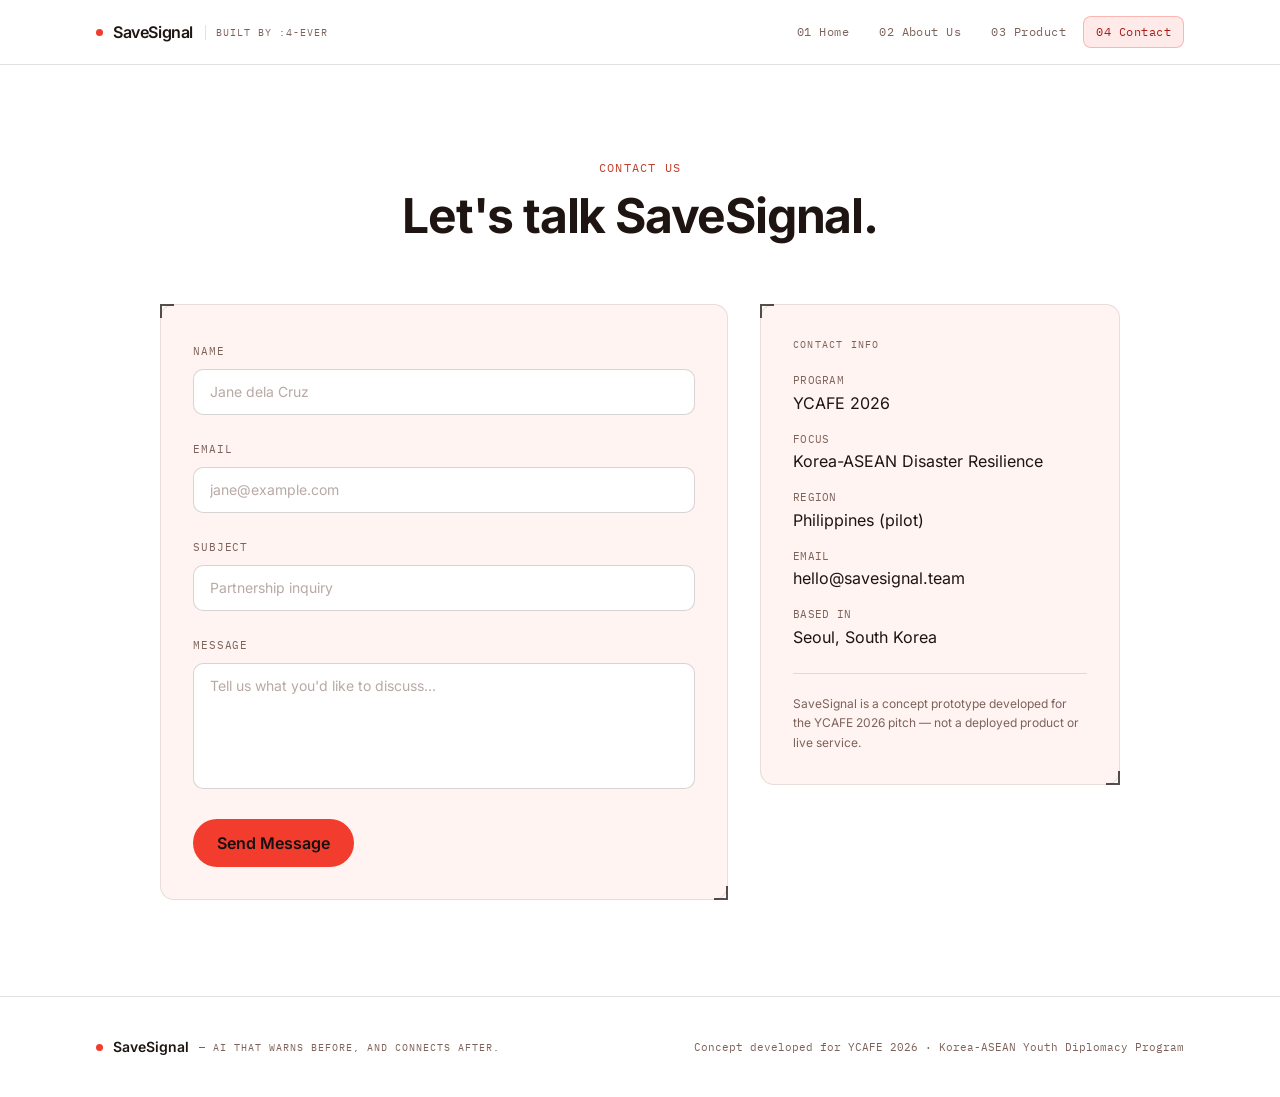
<file: contact.html>
<!DOCTYPE html>
<html lang="en">
<head>
<meta charset="UTF-8" />
<meta name="viewport" content="width=device-width, initial-scale=1.0" />
<title>Contact Us — SaveSignal</title>
<meta name="description" content="Get in touch with :4-ever about SaveSignal, a Korea-ASEAN disaster resilience concept for YCAFE 2026." />
<link rel="icon" href="data:image/svg+xml,%3Csvg xmlns='http://www.w3.org/2000/svg' viewBox='0 0 100 100'%3E%3Crect width='100' height='100' rx='18' fill='%23141110'/%3E%3Ccircle cx='50' cy='50' r='34' fill='none' stroke='%23FF6B52' stroke-width='6'/%3E%3Ccircle cx='50' cy='50' r='10' fill='%23F13C2E'/%3E%3C/svg%3E" />

<style>
/* Self-hosted fonts (base64 woff2) — no external font CDN dependency. */

@font-face {
  font-family: 'Inter';
  font-style: normal;
  font-weight: 400;
  font-display: swap;
  src: url([data-uri]) format('woff2');
}

@font-face {
  font-family: 'Inter';
  font-style: normal;
  font-weight: 500;
  font-display: swap;
  src: url([data-uri]) format('woff2');
}

@font-face {
  font-family: 'Inter';
  font-style: normal;
  font-weight: 600;
  font-display: swap;
  src: url([data-uri]) format('woff2');
}

@font-face {
  font-family: 'Inter';
  font-style: normal;
  font-weight: 700;
  font-display: swap;
  src: url([data-uri]) format('woff2');
}

@font-face {
  font-family: 'Inter';
  font-style: normal;
  font-weight: 800;
  font-display: swap;
  src: url([data-uri]) format('woff2');
}

@font-face {
  font-family: 'IBM Plex Mono';
  font-style: normal;
  font-weight: 400;
  font-display: swap;
  src: url([data-uri]) format('woff2');
}

@font-face {
  font-family: 'IBM Plex Mono';
  font-style: normal;
  font-weight: 500;
  font-display: swap;
  src: url([data-uri]) format('woff2');
}

</style>
<style>
*,:after,:before{--tw-border-spacing-x:0;--tw-border-spacing-y:0;--tw-translate-x:0;--tw-translate-y:0;--tw-rotate:0;--tw-skew-x:0;--tw-skew-y:0;--tw-scale-x:1;--tw-scale-y:1;--tw-pan-x: ;--tw-pan-y: ;--tw-pinch-zoom: ;--tw-scroll-snap-strictness:proximity;--tw-gradient-from-position: ;--tw-gradient-via-position: ;--tw-gradient-to-position: ;--tw-ordinal: ;--tw-slashed-zero: ;--tw-numeric-figure: ;--tw-numeric-spacing: ;--tw-numeric-fraction: ;--tw-ring-inset: ;--tw-ring-offset-width:0px;--tw-ring-offset-color:#fff;--tw-ring-color:rgba(59,130,246,.5);--tw-ring-offset-shadow:0 0 #0000;--tw-ring-shadow:0 0 #0000;--tw-shadow:0 0 #0000;--tw-shadow-colored:0 0 #0000;--tw-blur: ;--tw-brightness: ;--tw-contrast: ;--tw-grayscale: ;--tw-hue-rotate: ;--tw-invert: ;--tw-saturate: ;--tw-sepia: ;--tw-drop-shadow: ;--tw-backdrop-blur: ;--tw-backdrop-brightness: ;--tw-backdrop-contrast: ;--tw-backdrop-grayscale: ;--tw-backdrop-hue-rotate: ;--tw-backdrop-invert: ;--tw-backdrop-opacity: ;--tw-backdrop-saturate: ;--tw-backdrop-sepia: ;--tw-contain-size: ;--tw-contain-layout: ;--tw-contain-paint: ;--tw-contain-style: }::backdrop{--tw-border-spacing-x:0;--tw-border-spacing-y:0;--tw-translate-x:0;--tw-translate-y:0;--tw-rotate:0;--tw-skew-x:0;--tw-skew-y:0;--tw-scale-x:1;--tw-scale-y:1;--tw-pan-x: ;--tw-pan-y: ;--tw-pinch-zoom: ;--tw-scroll-snap-strictness:proximity;--tw-gradient-from-position: ;--tw-gradient-via-position: ;--tw-gradient-to-position: ;--tw-ordinal: ;--tw-slashed-zero: ;--tw-numeric-figure: ;--tw-numeric-spacing: ;--tw-numeric-fraction: ;--tw-ring-inset: ;--tw-ring-offset-width:0px;--tw-ring-offset-color:#fff;--tw-ring-color:rgba(59,130,246,.5);--tw-ring-offset-shadow:0 0 #0000;--tw-ring-shadow:0 0 #0000;--tw-shadow:0 0 #0000;--tw-shadow-colored:0 0 #0000;--tw-blur: ;--tw-brightness: ;--tw-contrast: ;--tw-grayscale: ;--tw-hue-rotate: ;--tw-invert: ;--tw-saturate: ;--tw-sepia: ;--tw-drop-shadow: ;--tw-backdrop-blur: ;--tw-backdrop-brightness: ;--tw-backdrop-contrast: ;--tw-backdrop-grayscale: ;--tw-backdrop-hue-rotate: ;--tw-backdrop-invert: ;--tw-backdrop-opacity: ;--tw-backdrop-saturate: ;--tw-backdrop-sepia: ;--tw-contain-size: ;--tw-contain-layout: ;--tw-contain-paint: ;--tw-contain-style: }/*! tailwindcss v3.4.19 | MIT License | https://tailwindcss.com*/*,:after,:before{box-sizing:border-box;border:0 solid #e5e7eb}:after,:before{--tw-content:""}:host,html{line-height:1.5;-webkit-text-size-adjust:100%;-moz-tab-size:4;-o-tab-size:4;tab-size:4;font-family:ui-sans-serif,system-ui,sans-serif,Apple Color Emoji,Segoe UI Emoji,Segoe UI Symbol,Noto Color Emoji;font-feature-settings:normal;font-variation-settings:normal;-webkit-tap-highlight-color:transparent}body{margin:0;line-height:inherit}hr{height:0;color:inherit;border-top-width:1px}abbr:where([title]){-webkit-text-decoration:underline dotted;text-decoration:underline dotted}h1,h2,h3,h4,h5,h6{font-size:inherit;font-weight:inherit}a{color:inherit;text-decoration:inherit}b,strong{font-weight:bolder}code,kbd,pre,samp{font-family:IBM Plex Mono,ui-monospace,monospace;font-feature-settings:normal;font-variation-settings:normal;font-size:1em}small{font-size:80%}sub,sup{font-size:75%;line-height:0;position:relative;vertical-align:baseline}sub{bottom:-.25em}sup{top:-.5em}table{text-indent:0;border-color:inherit;border-collapse:collapse}button,input,optgroup,select,textarea{font-family:inherit;font-feature-settings:inherit;font-variation-settings:inherit;font-size:100%;font-weight:inherit;line-height:inherit;letter-spacing:inherit;color:inherit;margin:0;padding:0}button,select{text-transform:none}button,input:where([type=button]),input:where([type=reset]),input:where([type=submit]){-webkit-appearance:button;background-color:transparent;background-image:none}:-moz-focusring{outline:auto}:-moz-ui-invalid{box-shadow:none}progress{vertical-align:baseline}::-webkit-inner-spin-button,::-webkit-outer-spin-button{height:auto}[type=search]{-webkit-appearance:textfield;outline-offset:-2px}::-webkit-search-decoration{-webkit-appearance:none}::-webkit-file-upload-button{-webkit-appearance:button;font:inherit}summary{display:list-item}blockquote,dd,dl,figure,h1,h2,h3,h4,h5,h6,hr,p,pre{margin:0}fieldset{margin:0}fieldset,legend{padding:0}menu,ol,ul{list-style:none;margin:0;padding:0}dialog{padding:0}textarea{resize:vertical}input::-moz-placeholder,textarea::-moz-placeholder{opacity:1;color:#9ca3af}input::placeholder,textarea::placeholder{opacity:1;color:#9ca3af}[role=button],button{cursor:pointer}:disabled{cursor:default}audio,canvas,embed,iframe,img,object,svg,video{display:block;vertical-align:middle}img,video{max-width:100%;height:auto}[hidden]:where(:not([hidden=until-found])){display:none}.pointer-events-none{pointer-events:none}.collapse{visibility:collapse}.fixed{position:fixed}.absolute{position:absolute}.relative{position:relative}.sticky{position:sticky}.inset-0{inset:0}.inset-x-0{left:0;right:0}.top-0{top:0}.top-16{top:4rem}.z-40{z-index:40}.z-50{z-index:50}.mx-auto{margin-left:auto;margin-right:auto}.mb-4{margin-bottom:1rem}.mb-6{margin-bottom:1.5rem}.ml-0\.5{margin-left:.125rem}.mt-0\.5{margin-top:.125rem}.mt-1{margin-top:.25rem}.mt-1\.5{margin-top:.375rem}.mt-10{margin-top:2.5rem}.mt-12{margin-top:3rem}.mt-16{margin-top:4rem}.mt-2{margin-top:.5rem}.mt-2\.5{margin-top:.625rem}.mt-3{margin-top:.75rem}.mt-4{margin-top:1rem}.mt-5{margin-top:1.25rem}.mt-6{margin-top:1.5rem}.mt-8{margin-top:2rem}.mt-9{margin-top:2.25rem}.inline-block{display:inline-block}.flex{display:flex}.inline-flex{display:inline-flex}.grid{display:grid}.hidden{display:none}.aspect-\[4\/3\]{aspect-ratio:4/3}.h-16{height:4rem}.h-2{height:.5rem}.h-auto{height:auto}.h-fit{height:-moz-fit-content;height:fit-content}.h-full{height:100%}.max-h-\[420px\]{max-height:420px}.min-h-\[220px\]{min-height:220px}.w-2{width:.5rem}.w-full{width:100%}.max-w-2xl{max-width:42rem}.max-w-3xl{max-width:48rem}.max-w-5xl{max-width:64rem}.max-w-6xl{max-width:72rem}.max-w-xl{max-width:36rem}.flex-1{flex:1 1 0%}.cursor-not-allowed{cursor:not-allowed}.resize-none{resize:none}.resize{resize:both}.grid-cols-2{grid-template-columns:repeat(2,minmax(0,1fr))}.flex-col{flex-direction:column}.flex-wrap{flex-wrap:wrap}.items-center{align-items:center}.justify-center{justify-content:center}.justify-between{justify-content:space-between}.gap-1{gap:.25rem}.gap-1\.5{gap:.375rem}.gap-12{gap:3rem}.gap-2{gap:.5rem}.gap-2\.5{gap:.625rem}.gap-3{gap:.75rem}.gap-4{gap:1rem}.gap-5{gap:1.25rem}.gap-6{gap:1.5rem}.gap-8{gap:2rem}.space-y-2>:not([hidden])~:not([hidden]){--tw-space-y-reverse:0;margin-top:calc(.5rem*(1 - var(--tw-space-y-reverse)));margin-bottom:calc(.5rem*var(--tw-space-y-reverse))}.space-y-2\.5>:not([hidden])~:not([hidden]){--tw-space-y-reverse:0;margin-top:calc(.625rem*(1 - var(--tw-space-y-reverse)));margin-bottom:calc(.625rem*var(--tw-space-y-reverse))}.space-y-4>:not([hidden])~:not([hidden]){--tw-space-y-reverse:0;margin-top:calc(1rem*(1 - var(--tw-space-y-reverse)));margin-bottom:calc(1rem*var(--tw-space-y-reverse))}.space-y-5>:not([hidden])~:not([hidden]){--tw-space-y-reverse:0;margin-top:calc(1.25rem*(1 - var(--tw-space-y-reverse)));margin-bottom:calc(1.25rem*var(--tw-space-y-reverse))}.divide-x>:not([hidden])~:not([hidden]){--tw-divide-x-reverse:0;border-right-width:calc(1px*var(--tw-divide-x-reverse));border-left-width:calc(1px*(1 - var(--tw-divide-x-reverse)))}.divide-slate-line>:not([hidden])~:not([hidden]){border-color:rgba(30,20,18,.12)}.overflow-hidden{overflow:hidden}.overflow-y-auto{overflow-y:auto}.text-wrap{text-wrap:wrap}.rounded-card{border-radius:14px}.rounded-full{border-radius:9999px}.rounded-lg{border-radius:.5rem}.border{border-width:1px}.border-y{border-top-width:1px}.border-b,.border-y{border-bottom-width:1px}.border-l{border-left-width:1px}.border-t{border-top-width:1px}.border-dashed{border-style:dashed}.border-amber-500\/40{border-color:rgba(241,60,46,.4)}.border-coral-500\/40{border-color:rgba(255,107,82,.4)}.border-slate-line{border-color:rgba(30,20,18,.12)}.border-txt-secondary{--tw-border-opacity:1;border-color:rgb(125 98 91/var(--tw-border-opacity,1))}.border-txt-secondary\/40{border-color:rgba(125,98,91,.4)}.bg-alert{--tw-bg-opacity:1;background-color:rgb(200 30 58/var(--tw-bg-opacity,1))}.bg-amber-500{--tw-bg-opacity:1;background-color:rgb(241 60 46/var(--tw-bg-opacity,1))}.bg-paper\/95{background-color:hsla(0,0%,100%,.95)}.bg-paper2{--tw-bg-opacity:1;background-color:rgb(255 244 241/var(--tw-bg-opacity,1))}.bg-paper3{--tw-bg-opacity:1;background-color:rgb(252 231 225/var(--tw-bg-opacity,1))}.bg-teal-500{--tw-bg-opacity:1;background-color:rgb(47 191 143/var(--tw-bg-opacity,1))}.p-4{padding:1rem}.p-5{padding:1.25rem}.p-6{padding:1.5rem}.p-7{padding:1.75rem}.p-8{padding:2rem}.px-3{padding-left:.75rem;padding-right:.75rem}.px-4{padding-left:1rem;padding-right:1rem}.px-5{padding-left:1.25rem;padding-right:1.25rem}.px-6{padding-left:1.5rem;padding-right:1.5rem}.px-7{padding-left:1.75rem;padding-right:1.75rem}.py-1{padding-top:.25rem;padding-bottom:.25rem}.py-10{padding-top:2.5rem;padding-bottom:2.5rem}.py-16{padding-top:4rem;padding-bottom:4rem}.py-2\.5{padding-top:.625rem;padding-bottom:.625rem}.py-24{padding-top:6rem;padding-bottom:6rem}.py-3{padding-top:.75rem;padding-bottom:.75rem}.py-3\.5{padding-top:.875rem;padding-bottom:.875rem}.py-4{padding-top:1rem;padding-bottom:1rem}.py-6{padding-top:1.5rem;padding-bottom:1.5rem}.py-7{padding-top:1.75rem;padding-bottom:1.75rem}.pb-10{padding-bottom:2.5rem}.pb-14{padding-bottom:3.5rem}.pb-16{padding-bottom:4rem}.pb-20{padding-bottom:5rem}.pb-24{padding-bottom:6rem}.pl-2\.5{padding-left:.625rem}.pr-1{padding-right:.25rem}.pt-1{padding-top:.25rem}.pt-32{padding-top:8rem}.pt-5{padding-top:1.25rem}.text-center{text-align:center}.font-body,.font-display{font-family:Inter,system-ui,sans-serif}.font-mono{font-family:IBM Plex Mono,ui-monospace,monospace}.text-2xl{font-size:1.5rem;line-height:2rem}.text-3xl{font-size:1.875rem;line-height:2.25rem}.text-4xl{font-size:2.25rem;line-height:2.5rem}.text-\[10px\]{font-size:10px}.text-\[11px\]{font-size:11px}.text-base{font-size:1rem;line-height:1.5rem}.text-lg{font-size:1.125rem;line-height:1.75rem}.text-sm{font-size:.875rem;line-height:1.25rem}.text-xl{font-size:1.25rem;line-height:1.75rem}.text-xs{font-size:.75rem;line-height:1rem}.font-bold{font-weight:700}.font-medium{font-weight:500}.font-normal{font-weight:400}.font-semibold{font-weight:600}.uppercase{text-transform:uppercase}.leading-\[1\.05\]{line-height:1.05}.leading-none{line-height:1}.leading-relaxed{line-height:1.625}.tracking-tight{letter-spacing:-.025em}.tracking-wide{letter-spacing:.025em}.tracking-widest{letter-spacing:.1em}.text-alert{--tw-text-opacity:1;color:rgb(200 30 58/var(--tw-text-opacity,1))}.text-amber-700{--tw-text-opacity:1;color:rgb(168 29 24/var(--tw-text-opacity,1))}.text-coral-700{--tw-text-opacity:1;color:rgb(194 64 43/var(--tw-text-opacity,1))}.text-ink{--tw-text-opacity:1;color:rgb(20 17 16/var(--tw-text-opacity,1))}.text-teal-700{--tw-text-opacity:1;color:rgb(31 143 105/var(--tw-text-opacity,1))}.text-txt-primary{--tw-text-opacity:1;color:rgb(30 21 18/var(--tw-text-opacity,1))}.text-txt-secondary{--tw-text-opacity:1;color:rgb(125 98 91/var(--tw-text-opacity,1))}.opacity-60{opacity:.6}.filter{filter:var(--tw-blur) var(--tw-brightness) var(--tw-contrast) var(--tw-grayscale) var(--tw-hue-rotate) var(--tw-invert) var(--tw-saturate) var(--tw-sepia) var(--tw-drop-shadow)}.backdrop-blur{--tw-backdrop-blur:blur(8px);-webkit-backdrop-filter:var(--tw-backdrop-blur) var(--tw-backdrop-brightness) var(--tw-backdrop-contrast) var(--tw-backdrop-grayscale) var(--tw-backdrop-hue-rotate) var(--tw-backdrop-invert) var(--tw-backdrop-opacity) var(--tw-backdrop-saturate) var(--tw-backdrop-sepia);backdrop-filter:var(--tw-backdrop-blur) var(--tw-backdrop-brightness) var(--tw-backdrop-contrast) var(--tw-backdrop-grayscale) var(--tw-backdrop-hue-rotate) var(--tw-backdrop-invert) var(--tw-backdrop-opacity) var(--tw-backdrop-saturate) var(--tw-backdrop-sepia)}.transition-colors{transition-property:color,background-color,border-color,text-decoration-color,fill,stroke;transition-timing-function:cubic-bezier(.4,0,.2,1);transition-duration:.15s}.hover\:border-txt-secondary:hover{--tw-border-opacity:1;border-color:rgb(125 98 91/var(--tw-border-opacity,1))}.hover\:bg-amber-600:hover{--tw-bg-opacity:1;background-color:rgb(212 39 31/var(--tw-bg-opacity,1))}@media (min-width:640px){.sm\:ml-2{margin-left:.5rem}.sm\:inline{display:inline}.sm\:aspect-\[16\/10\]{aspect-ratio:16/10}.sm\:grid-cols-2{grid-template-columns:repeat(2,minmax(0,1fr))}.sm\:grid-cols-4{grid-template-columns:repeat(4,minmax(0,1fr))}.sm\:flex-row{flex-direction:row}.sm\:p-5{padding:1.25rem}.sm\:p-6{padding:1.5rem}.sm\:p-8{padding:2rem}.sm\:px-7{padding-left:1.75rem;padding-right:1.75rem}.sm\:px-8{padding-left:2rem;padding-right:2rem}.sm\:pb-14{padding-bottom:3.5rem}.sm\:pb-16{padding-bottom:4rem}.sm\:pb-20{padding-bottom:5rem}.sm\:pb-28{padding-bottom:7rem}.sm\:pt-40{padding-top:10rem}.sm\:text-3xl{font-size:1.875rem;line-height:2.25rem}.sm\:text-4xl{font-size:2.25rem;line-height:2.5rem}.sm\:text-5xl{font-size:3rem;line-height:1}}@media (min-width:768px){.md\:flex{display:flex}.md\:hidden{display:none}.md\:text-6xl{font-size:3.75rem;line-height:1}}@media (min-width:1024px){.lg\:max-h-none{max-height:none}.lg\:grid-cols-2{grid-template-columns:repeat(2,minmax(0,1fr))}.lg\:grid-cols-\[1fr_320px\]{grid-template-columns:1fr 320px}.lg\:grid-cols-\[1fr_360px\]{grid-template-columns:1fr 360px}}
</style>
<style>
html {
  scroll-behavior: smooth;
}

body {
  background: #FFFFFF;
  color: #1E1512;
  font-family: 'Inter', system-ui, sans-serif;
  -webkit-font-smoothing: antialiased;
  -moz-osx-font-smoothing: grayscale;
}

::selection {
  background: rgba(255, 107, 82, 0.3);
  color: #1E1512;
}

/* ============ SIGNAL DOT ============ */
.signal-dot {
  display: inline-block;
  height: 7px;
  width: 7px;
  border-radius: 9999px;
  background: #F13C2E;
  box-shadow: 0 0 0 0 rgba(241, 60, 46, 0.6);
  animation: signalPulse 2s ease-in-out infinite;
  flex: none;
}

@keyframes signalPulse {
  0% { box-shadow: 0 0 0 0 rgba(241, 60, 46, 0.5); }
  70% { box-shadow: 0 0 0 7px rgba(241, 60, 46, 0); }
  100% { box-shadow: 0 0 0 0 rgba(241, 60, 46, 0); }
}

/* ============ NAV ============ */
.nav-shell {
  background: rgba(255, 255, 255, 0.86);
  backdrop-filter: blur(10px);
  -webkit-backdrop-filter: blur(10px);
  border-bottom: 1px solid rgba(30, 20, 18, 0.12);
}

.nav-link {
  font-family: 'IBM Plex Mono', ui-monospace, monospace;
  font-size: 12px;
  letter-spacing: 0.04em;
  color: #7D625B;
  padding: 6px 12px;
  border-radius: 8px;
  border: 1px solid transparent;
  white-space: nowrap;
  transition: color 0.15s ease, background 0.15s ease, border-color 0.15s ease;
}

.nav-link:hover {
  color: #1E1512;
}

.nav-link.is-active {
  color: #A81D18;
  background: rgba(241, 60, 46, 0.1);
  border-color: rgba(241, 60, 46, 0.3);
}

/* ============ CORNER-BRACKET PANEL ============ */
.console-panel {
  position: relative;
  background: #FFF4F1;
  border: 1px solid rgba(30, 20, 18, 0.1);
}

.console-panel::before,
.console-panel::after,
.console-panel .bracket-tl,
.console-panel .bracket-br {
  content: '';
  position: absolute;
  width: 14px;
  height: 14px;
  border-color: #F13C2E;
  opacity: 0.75;
}

.console-panel::before {
  top: -1px;
  left: -1px;
  border-top: 2px solid;
  border-left: 2px solid;
}

.console-panel::after {
  bottom: -1px;
  right: -1px;
  border-bottom: 2px solid;
  border-right: 2px solid;
}

.console-tag {
  font-family: 'IBM Plex Mono', ui-monospace, monospace;
  font-size: 10px;
  letter-spacing: 0.12em;
  text-transform: uppercase;
  color: #7D625B;
}

/* ============ HERO WAVE / MESH VISUAL ============ */
.wave-path {
  stroke: #FF6B52;
  stroke-width: 1.5;
  fill: none;
  filter: drop-shadow(0 0 5px rgba(255, 107, 82, 0.3));
}

.mesh-node-dot {
  fill: #F13C2E;
}

.mesh-node-line {
  stroke: rgba(241, 60, 46, 0.4);
  stroke-width: 1;
}

/* ============ CARDS ============ */
.phase-card {
  background: #FFF4F1;
  border-radius: 16px;
  transition: transform 0.2s ease, border-color 0.2s ease, background 0.2s ease;
}

.phase-card:hover {
  transform: translateY(-4px);
}

.phase-card.card-coral {
  border: 1px solid rgba(255, 107, 82, 0.4);
}
.phase-card.card-coral:hover {
  border-color: rgba(255, 107, 82, 0.8);
  background: #FCE7E1;
}

.phase-card.card-amber {
  border: 1px solid rgba(241, 60, 46, 0.4);
}
.phase-card.card-amber:hover {
  border-color: rgba(241, 60, 46, 0.85);
  background: #FCE0DB;
}

.value-card {
  background: #FFF4F1;
  border: 1px solid rgba(30, 20, 18, 0.1);
  border-radius: 14px;
  transition: transform 0.2s ease, border-color 0.2s ease;
}
.value-card:hover {
  transform: translateY(-3px);
  border-color: rgba(255, 107, 82, 0.6);
}

/* ============ TABS (Product page) ============ */
.tab-btn {
  font-family: 'IBM Plex Mono', ui-monospace, monospace;
  font-size: 13px;
  letter-spacing: 0.04em;
  padding: 10px 22px;
  border-radius: 9999px;
  border: 1px solid rgba(30, 20, 18, 0.16);
  color: #7D625B;
  background: #FFFFFF;
  transition: all 0.18s ease;
  cursor: pointer;
}

.tab-btn.is-active {
  color: #FFFFFF;
  background: #F13C2E;
  border-color: #F13C2E;
}

.tab-panel {
  display: none;
}
.tab-panel.is-active {
  display: block;
  animation: tabIn 0.3s ease;
}

@keyframes tabIn {
  from { opacity: 0; transform: translateY(6px); }
  to { opacity: 1; transform: translateY(0); }
}

/* ============ FLOW DIAGRAM ============ */
.flow-diagram {
  display: flex;
  align-items: stretch;
  gap: 0;
  overflow-x: auto;
}

.flow-stage {
  display: flex;
  flex-direction: column;
  justify-content: center;
  gap: 10px;
  flex: none;
  width: 190px;
}

.flow-box {
  background: #FFFFFF;
  border: 1px solid rgba(30, 20, 18, 0.14);
  border-radius: 10px;
  padding: 12px 14px;
  font-size: 13px;
  line-height: 1.3;
  color: #1E1512;
  text-align: center;
}

.flow-box.is-coral { border-color: rgba(255, 107, 82, 0.55); }
.flow-box.is-teal { border-color: rgba(47, 191, 143, 0.55); }
.flow-box.is-amber { border-color: rgba(241, 60, 46, 0.55); }
.flow-box.is-alert { border-color: rgba(200, 30, 58, 0.6); color: #A81D2E; }

.flow-arrow {
  display: flex;
  align-items: center;
  justify-content: center;
  flex: none;
  width: 44px;
  color: #B29C95;
}

@media (max-width: 768px) {
  .flow-diagram {
    flex-direction: column;
    align-items: stretch;
  }
  .flow-stage {
    width: 100%;
  }
  .flow-arrow {
    width: 100%;
    height: 28px;
    transform: rotate(90deg);
  }
}

/* ============ LAYER ROWS ============ */
.layer-row {
  border-top: 1px solid rgba(30, 20, 18, 0.12);
}
.layer-row:last-child {
  border-bottom: 1px solid rgba(30, 20, 18, 0.12);
}

.layer-index {
  font-family: 'IBM Plex Mono', ui-monospace, monospace;
  font-size: 12px;
  color: #C2402B;
}

/* ============ MESH DEMO (Product page) ============ */
.demo-field {
  position: relative;
  touch-action: manipulation;
}

.demo-node {
  position: absolute;
  transform: translate(-50%, -50%);
  display: flex;
  flex-direction: column;
  align-items: center;
  gap: 4px;
  cursor: pointer;
  user-select: none;
  z-index: 2;
}

.demo-node.is-base, .demo-node.is-victim {
  cursor: default;
}

.demo-node-dot {
  height: 22px;
  width: 22px;
  border-radius: 9999px;
  background: #FFFFFF;
  border: 2px solid rgba(30, 20, 18, 0.3);
  transition: border-color 0.2s ease, box-shadow 0.2s ease, transform 0.2s ease, background 0.2s ease;
}

.demo-node-label {
  font-family: 'IBM Plex Mono', ui-monospace, monospace;
  font-size: 9px;
  letter-spacing: 0.02em;
  color: #7D625B;
  background: rgba(255, 255, 255, 0.85);
  padding: 1px 5px;
  border-radius: 6px;
  white-space: nowrap;
}

.demo-node.is-victim .demo-node-dot {
  background: rgba(200, 30, 58, 0.12);
  border-color: #C81E3A;
  animation: victimPulse 1.5s ease-in-out infinite;
}

.demo-node.is-base .demo-node-dot {
  background: rgba(47, 191, 143, 0.14);
  border-color: #1F8F69;
}

.demo-node.is-offline .demo-node-dot {
  opacity: 0.4;
  border-style: dashed;
}
.demo-node.is-offline .demo-node-label {
  color: rgba(125, 98, 91, 0.6);
}

.demo-node:not(.is-victim):not(.is-base):hover .demo-node-dot {
  border-color: #FF6B52;
  transform: scale(1.12);
}

.demo-node.is-active .demo-node-dot {
  border-color: #FF6B52;
  box-shadow: 0 0 0 6px rgba(255, 107, 82, 0.16);
  transform: scale(1.15);
}

.demo-node.is-delivered .demo-node-dot {
  border-color: #1F8F69;
  box-shadow: 0 0 0 6px rgba(47, 191, 143, 0.18);
}

@keyframes victimPulse {
  0%, 100% { box-shadow: 0 0 0 0 rgba(200, 30, 58, 0.45); }
  50% { box-shadow: 0 0 0 8px rgba(200, 30, 58, 0); }
}

.demo-offline-x {
  position: absolute;
  inset: 0;
  display: flex;
  align-items: center;
  justify-content: center;
  color: #C81E3A;
  font-size: 13px;
  font-weight: 700;
  pointer-events: none;
}

.demo-link {
  stroke: rgba(30, 20, 18, 0.16);
  stroke-width: 1.2;
  fill: none;
}

.demo-link-active {
  stroke: #FF6B52;
  stroke-width: 2.2;
  fill: none;
  stroke-dasharray: 5 5;
  animation: dashFlow 0.6s linear infinite;
}

.demo-link-done {
  stroke: #1F8F69;
  stroke-width: 2.2;
  fill: none;
}

@keyframes dashFlow {
  to { stroke-dashoffset: -20; }
}

.demo-log {
  font-family: 'IBM Plex Mono', ui-monospace, monospace;
}

.demo-log-entry {
  animation: logIn 0.22s ease;
}

@keyframes logIn {
  from { opacity: 0; transform: translateY(-3px); }
  to { opacity: 1; transform: translateY(0); }
}

.demo-log::-webkit-scrollbar {
  width: 6px;
}
.demo-log::-webkit-scrollbar-thumb {
  background: rgba(30, 20, 18, 0.18);
  border-radius: 9999px;
}

@media (max-width: 480px) {
  .demo-node-dot {
    height: 16px;
    width: 16px;
  }
  .demo-node-label {
    font-size: 7px;
  }
}

/* ============ FORM (Contact page) ============ */
.field-label {
  font-family: 'IBM Plex Mono', ui-monospace, monospace;
  font-size: 11px;
  letter-spacing: 0.08em;
  text-transform: uppercase;
  color: #7D625B;
}

.field-input {
  background: #FFFFFF;
  border: 1px solid rgba(30, 20, 18, 0.18);
  border-radius: 10px;
  color: #1E1512;
  transition: border-color 0.15s ease;
}

.field-input:focus {
  outline: none;
  border-color: #F13C2E;
}

.field-input::placeholder {
  color: rgba(125, 98, 91, 0.55);
}

/* Accessible focus ring for keyboard users across interactive elements */
a:focus-visible,
button:focus-visible,
input:focus-visible,
textarea:focus-visible {
  outline: 2px solid #F13C2E;
  outline-offset: 2px;
}

@media (prefers-reduced-motion: reduce) {
  .signal-dot,
  .demo-node.is-victim .demo-node-dot,
  .demo-link-active,
  .tab-panel.is-active,
  .demo-log-entry {
    animation: none !important;
  }
}

</style>
</head>
<body class="font-body">

<!-- ============ NAV ============ -->
<header class="nav-shell fixed top-0 inset-x-0 z-50">
  <div class="max-w-6xl mx-auto px-5 sm:px-8 h-16 flex items-center justify-between">
    <a href="index.html" class="flex items-center gap-2.5">
      <span class="signal-dot"></span>
      <span class="font-display font-semibold text-txt-primary text-base tracking-tight leading-none">SaveSignal</span>
      <span class="hidden sm:inline font-mono text-[10px] tracking-widest text-txt-secondary uppercase border-l border-slate-line pl-2.5 ml-0.5">Built by :4-ever</span>
    </a>
    <nav class="hidden md:flex items-center gap-1">
      <a href="index.html" class="nav-link">01 Home</a>
      <a href="about.html" class="nav-link">02 About Us</a>
      <a href="product.html" class="nav-link">03 Product</a>
      <a href="contact.html" class="nav-link is-active">04 Contact</a>
    </nav>
    <button id="navToggle" class="md:hidden nav-link" aria-expanded="false" aria-controls="mobileNav">Menu</button>
  </div>
  <div id="mobileNav" class="hidden md:hidden border-t border-slate-line px-5 py-3 flex flex-col gap-1">
    <a href="index.html" class="nav-link">01 Home</a>
    <a href="about.html" class="nav-link">02 About Us</a>
    <a href="product.html" class="nav-link">03 Product</a>
    <a href="contact.html" class="nav-link is-active">04 Contact</a>
  </div>
</header>

<!-- ============ HERO ============ -->
<section class="relative pt-32 pb-14 sm:pt-40 sm:pb-16 overflow-hidden">
  <div class="relative max-w-3xl mx-auto px-5 sm:px-8 text-center">
    <p class="font-mono text-xs tracking-widest uppercase text-coral-700">Contact Us</p>
    <h1 class="mt-4 font-display font-bold text-4xl sm:text-5xl text-txt-primary tracking-tight" style="text-wrap: balance;">
      Let's talk SaveSignal.
    </h1>
  </div>
</section>

<!-- ============ FORM + INFO ============ -->
<section class="pb-24">
  <div class="max-w-5xl mx-auto px-5 sm:px-8 grid lg:grid-cols-[1fr_360px] gap-8">
    <form id="contactForm" class="console-panel rounded-card p-7 sm:p-8 space-y-5" novalidate>
      <div>
        <label for="fieldName" class="field-label">Name</label>
        <input id="fieldName" name="name" type="text" required placeholder="Jane dela Cruz"
          class="field-input w-full mt-2 px-4 py-3 text-sm text-txt-primary" />
      </div>
      <div>
        <label for="fieldEmail" class="field-label">Email</label>
        <input id="fieldEmail" name="email" type="email" required placeholder="jane@example.com"
          class="field-input w-full mt-2 px-4 py-3 text-sm text-txt-primary" />
      </div>
      <div>
        <label for="fieldSubject" class="field-label">Subject</label>
        <input id="fieldSubject" name="subject" type="text" required placeholder="Partnership inquiry"
          class="field-input w-full mt-2 px-4 py-3 text-sm text-txt-primary" />
      </div>
      <div>
        <label for="fieldMessage" class="field-label">Message</label>
        <textarea id="fieldMessage" name="message" rows="5" required placeholder="Tell us what you'd like to discuss…"
          class="field-input w-full mt-2 px-4 py-3 text-sm text-txt-primary resize-none"></textarea>
      </div>
      <div class="flex items-center gap-4 pt-1">
        <button type="submit" class="inline-flex items-center justify-center gap-2 rounded-full bg-amber-500 hover:bg-amber-600 text-ink font-semibold font-body px-6 py-3 transition-colors">
          Send Message
        </button>
        <p id="formStatus" class="font-mono text-xs text-txt-secondary" role="status" aria-live="polite"></p>
      </div>
    </form>

    <div class="console-panel rounded-card p-7 sm:p-8 h-fit">
      <p class="console-tag">Contact Info</p>
      <dl class="mt-5 space-y-4">
        <div>
          <dt class="font-mono text-[11px] uppercase tracking-wide text-txt-secondary">Program</dt>
          <dd class="mt-0.5 text-txt-primary">YCAFE 2026</dd>
        </div>
        <div>
          <dt class="font-mono text-[11px] uppercase tracking-wide text-txt-secondary">Focus</dt>
          <dd class="mt-0.5 text-txt-primary">Korea-ASEAN Disaster Resilience</dd>
        </div>
        <div>
          <dt class="font-mono text-[11px] uppercase tracking-wide text-txt-secondary">Region</dt>
          <dd class="mt-0.5 text-txt-primary">Philippines (pilot)</dd>
        </div>
        <div>
          <dt class="font-mono text-[11px] uppercase tracking-wide text-txt-secondary">Email</dt>
          <dd class="mt-0.5 text-txt-primary">hello@savesignal.team</dd>
        </div>
        <div>
          <dt class="font-mono text-[11px] uppercase tracking-wide text-txt-secondary">Based in</dt>
          <dd class="mt-0.5 text-txt-primary">Seoul, South Korea</dd>
        </div>
      </dl>
      <p class="mt-6 pt-5 border-t border-slate-line text-xs text-txt-secondary leading-relaxed">
        SaveSignal is a concept prototype developed for the YCAFE 2026 pitch — not a deployed
        product or live service.
      </p>
    </div>
  </div>
</section>

<!-- ============ FOOTER ============ -->
<footer class="border-t border-slate-line py-10">
  <div class="max-w-6xl mx-auto px-5 sm:px-8 flex flex-col sm:flex-row items-center justify-between gap-4">
    <div class="flex items-center gap-2.5">
      <span class="signal-dot"></span>
      <span class="font-display font-semibold text-txt-primary text-sm">SaveSignal</span>
      <span class="font-mono text-[10px] tracking-widest text-txt-secondary uppercase">— AI that warns before, and connects after.</span>
    </div>
    <p class="font-mono text-[11px] text-txt-secondary text-center">
      Concept developed for YCAFE 2026 · Korea-ASEAN Youth Diplomacy Program
    </p>
  </div>
</footer>

<script>
(function () {
  "use strict";
  var toggle = document.getElementById("navToggle");
  var mobileNav = document.getElementById("mobileNav");
  if (!toggle || !mobileNav) return;

  toggle.addEventListener("click", function () {
    var isOpen = !mobileNav.classList.contains("hidden");
    mobileNav.classList.toggle("hidden");
    toggle.setAttribute("aria-expanded", String(!isOpen));
  });
})();

</script>
<script>
(function () {
  "use strict";
  var form = document.getElementById("contactForm");
  var status = document.getElementById("formStatus");
  if (!form) return;

  form.addEventListener("submit", function (e) {
    e.preventDefault();
    if (!form.checkValidity()) {
      status.textContent = "Please fill in all fields first.";
      return;
    }
    status.textContent = "Message queued — this prototype has no backend connected yet.";
    form.reset();
  });
})();

</script>
</body>
</html>
</file>
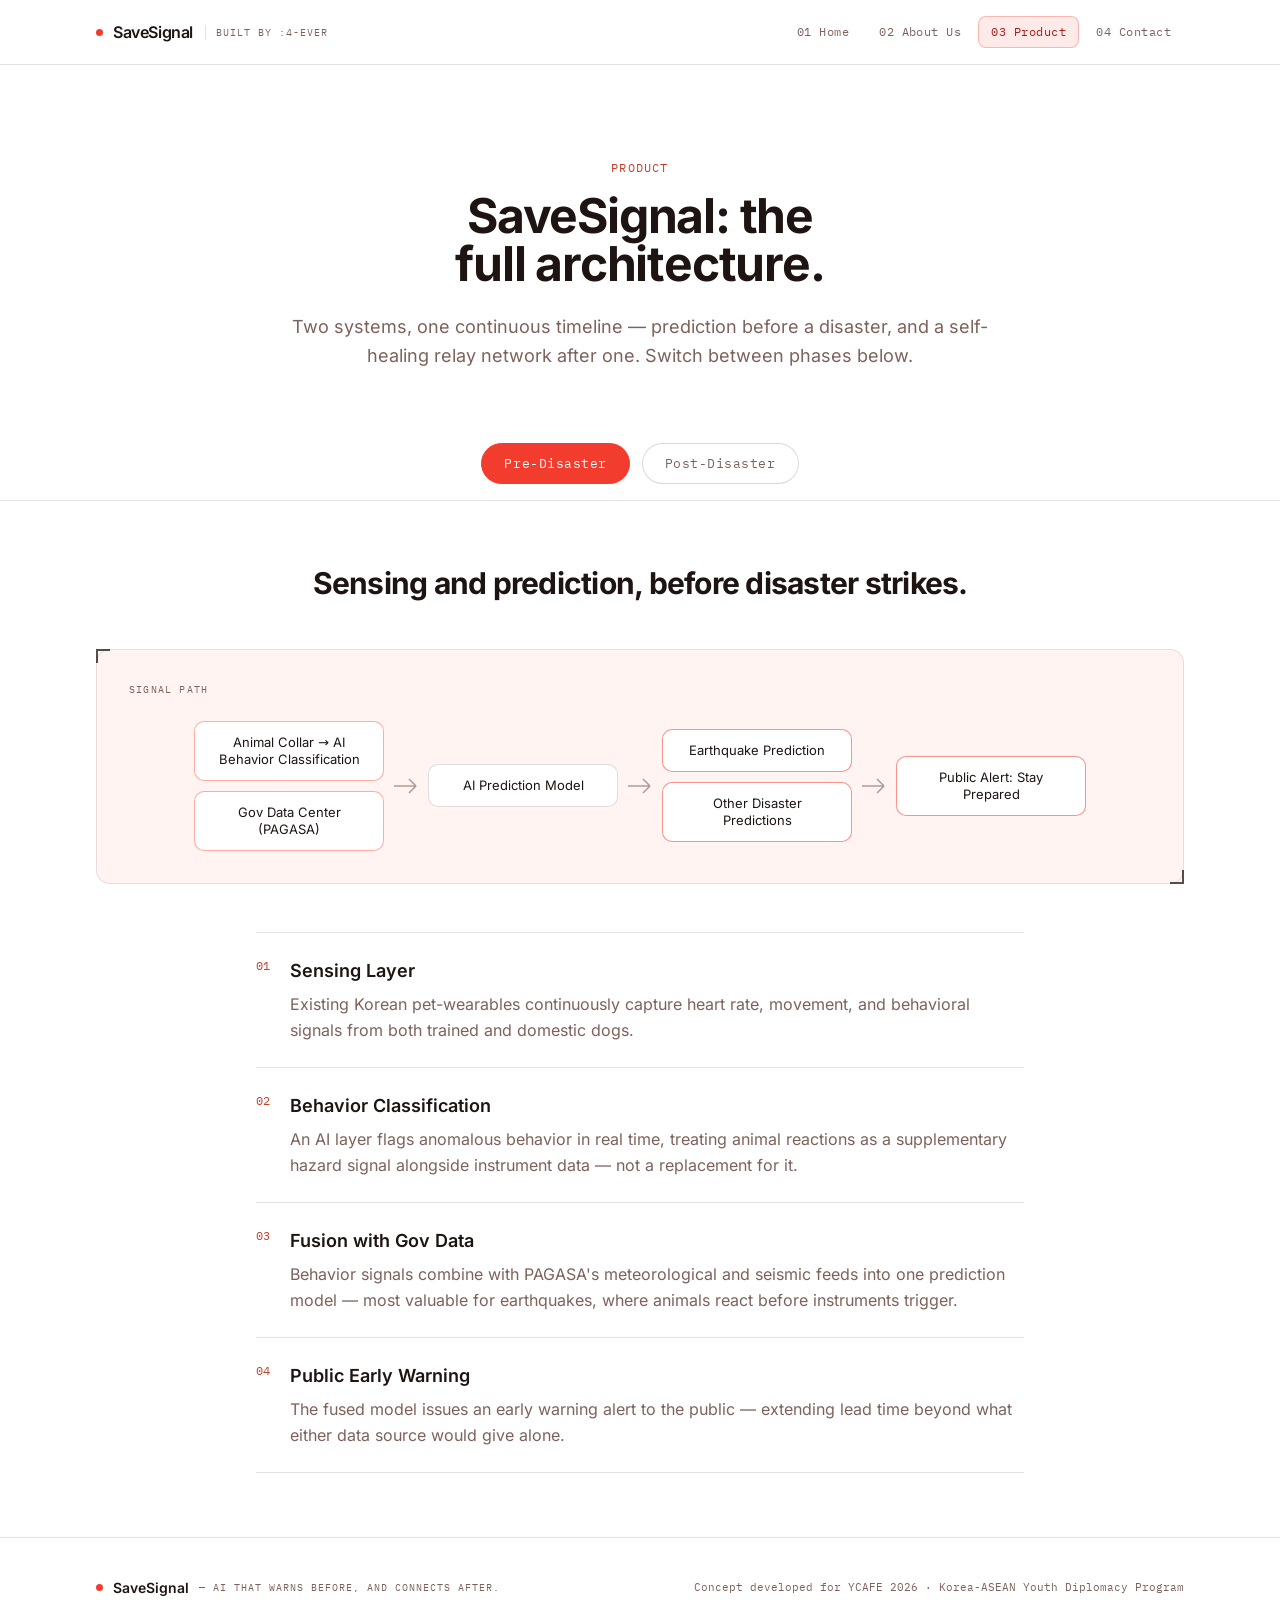
<file: product.html>
<!DOCTYPE html>
<html lang="en">
<head>
<meta charset="UTF-8" />
<meta name="viewport" content="width=device-width, initial-scale=1.0" />
<title>Product — SaveSignal</title>
<meta name="description" content="The full SaveSignal architecture: AI prediction before disaster strikes, and a self-healing BLE/LoRa mesh rescue network after the towers collapse." />
<link rel="icon" href="data:image/svg+xml,%3Csvg xmlns='http://www.w3.org/2000/svg' viewBox='0 0 100 100'%3E%3Crect width='100' height='100' rx='18' fill='%23141110'/%3E%3Ccircle cx='50' cy='50' r='34' fill='none' stroke='%23FF6B52' stroke-width='6'/%3E%3Ccircle cx='50' cy='50' r='10' fill='%23F13C2E'/%3E%3C/svg%3E" />

<style>
/* Self-hosted fonts (base64 woff2) — no external font CDN dependency. */

@font-face {
  font-family: 'Inter';
  font-style: normal;
  font-weight: 400;
  font-display: swap;
  src: url([data-uri]) format('woff2');
}

@font-face {
  font-family: 'Inter';
  font-style: normal;
  font-weight: 500;
  font-display: swap;
  src: url([data-uri]) format('woff2');
}

@font-face {
  font-family: 'Inter';
  font-style: normal;
  font-weight: 600;
  font-display: swap;
  src: url([data-uri]) format('woff2');
}

@font-face {
  font-family: 'Inter';
  font-style: normal;
  font-weight: 700;
  font-display: swap;
  src: url([data-uri]) format('woff2');
}

@font-face {
  font-family: 'Inter';
  font-style: normal;
  font-weight: 800;
  font-display: swap;
  src: url([data-uri]) format('woff2');
}

@font-face {
  font-family: 'IBM Plex Mono';
  font-style: normal;
  font-weight: 400;
  font-display: swap;
  src: url([data-uri]) format('woff2');
}

@font-face {
  font-family: 'IBM Plex Mono';
  font-style: normal;
  font-weight: 500;
  font-display: swap;
  src: url([data-uri]) format('woff2');
}

</style>
<style>
*,:after,:before{--tw-border-spacing-x:0;--tw-border-spacing-y:0;--tw-translate-x:0;--tw-translate-y:0;--tw-rotate:0;--tw-skew-x:0;--tw-skew-y:0;--tw-scale-x:1;--tw-scale-y:1;--tw-pan-x: ;--tw-pan-y: ;--tw-pinch-zoom: ;--tw-scroll-snap-strictness:proximity;--tw-gradient-from-position: ;--tw-gradient-via-position: ;--tw-gradient-to-position: ;--tw-ordinal: ;--tw-slashed-zero: ;--tw-numeric-figure: ;--tw-numeric-spacing: ;--tw-numeric-fraction: ;--tw-ring-inset: ;--tw-ring-offset-width:0px;--tw-ring-offset-color:#fff;--tw-ring-color:rgba(59,130,246,.5);--tw-ring-offset-shadow:0 0 #0000;--tw-ring-shadow:0 0 #0000;--tw-shadow:0 0 #0000;--tw-shadow-colored:0 0 #0000;--tw-blur: ;--tw-brightness: ;--tw-contrast: ;--tw-grayscale: ;--tw-hue-rotate: ;--tw-invert: ;--tw-saturate: ;--tw-sepia: ;--tw-drop-shadow: ;--tw-backdrop-blur: ;--tw-backdrop-brightness: ;--tw-backdrop-contrast: ;--tw-backdrop-grayscale: ;--tw-backdrop-hue-rotate: ;--tw-backdrop-invert: ;--tw-backdrop-opacity: ;--tw-backdrop-saturate: ;--tw-backdrop-sepia: ;--tw-contain-size: ;--tw-contain-layout: ;--tw-contain-paint: ;--tw-contain-style: }::backdrop{--tw-border-spacing-x:0;--tw-border-spacing-y:0;--tw-translate-x:0;--tw-translate-y:0;--tw-rotate:0;--tw-skew-x:0;--tw-skew-y:0;--tw-scale-x:1;--tw-scale-y:1;--tw-pan-x: ;--tw-pan-y: ;--tw-pinch-zoom: ;--tw-scroll-snap-strictness:proximity;--tw-gradient-from-position: ;--tw-gradient-via-position: ;--tw-gradient-to-position: ;--tw-ordinal: ;--tw-slashed-zero: ;--tw-numeric-figure: ;--tw-numeric-spacing: ;--tw-numeric-fraction: ;--tw-ring-inset: ;--tw-ring-offset-width:0px;--tw-ring-offset-color:#fff;--tw-ring-color:rgba(59,130,246,.5);--tw-ring-offset-shadow:0 0 #0000;--tw-ring-shadow:0 0 #0000;--tw-shadow:0 0 #0000;--tw-shadow-colored:0 0 #0000;--tw-blur: ;--tw-brightness: ;--tw-contrast: ;--tw-grayscale: ;--tw-hue-rotate: ;--tw-invert: ;--tw-saturate: ;--tw-sepia: ;--tw-drop-shadow: ;--tw-backdrop-blur: ;--tw-backdrop-brightness: ;--tw-backdrop-contrast: ;--tw-backdrop-grayscale: ;--tw-backdrop-hue-rotate: ;--tw-backdrop-invert: ;--tw-backdrop-opacity: ;--tw-backdrop-saturate: ;--tw-backdrop-sepia: ;--tw-contain-size: ;--tw-contain-layout: ;--tw-contain-paint: ;--tw-contain-style: }/*! tailwindcss v3.4.19 | MIT License | https://tailwindcss.com*/*,:after,:before{box-sizing:border-box;border:0 solid #e5e7eb}:after,:before{--tw-content:""}:host,html{line-height:1.5;-webkit-text-size-adjust:100%;-moz-tab-size:4;-o-tab-size:4;tab-size:4;font-family:ui-sans-serif,system-ui,sans-serif,Apple Color Emoji,Segoe UI Emoji,Segoe UI Symbol,Noto Color Emoji;font-feature-settings:normal;font-variation-settings:normal;-webkit-tap-highlight-color:transparent}body{margin:0;line-height:inherit}hr{height:0;color:inherit;border-top-width:1px}abbr:where([title]){-webkit-text-decoration:underline dotted;text-decoration:underline dotted}h1,h2,h3,h4,h5,h6{font-size:inherit;font-weight:inherit}a{color:inherit;text-decoration:inherit}b,strong{font-weight:bolder}code,kbd,pre,samp{font-family:IBM Plex Mono,ui-monospace,monospace;font-feature-settings:normal;font-variation-settings:normal;font-size:1em}small{font-size:80%}sub,sup{font-size:75%;line-height:0;position:relative;vertical-align:baseline}sub{bottom:-.25em}sup{top:-.5em}table{text-indent:0;border-color:inherit;border-collapse:collapse}button,input,optgroup,select,textarea{font-family:inherit;font-feature-settings:inherit;font-variation-settings:inherit;font-size:100%;font-weight:inherit;line-height:inherit;letter-spacing:inherit;color:inherit;margin:0;padding:0}button,select{text-transform:none}button,input:where([type=button]),input:where([type=reset]),input:where([type=submit]){-webkit-appearance:button;background-color:transparent;background-image:none}:-moz-focusring{outline:auto}:-moz-ui-invalid{box-shadow:none}progress{vertical-align:baseline}::-webkit-inner-spin-button,::-webkit-outer-spin-button{height:auto}[type=search]{-webkit-appearance:textfield;outline-offset:-2px}::-webkit-search-decoration{-webkit-appearance:none}::-webkit-file-upload-button{-webkit-appearance:button;font:inherit}summary{display:list-item}blockquote,dd,dl,figure,h1,h2,h3,h4,h5,h6,hr,p,pre{margin:0}fieldset{margin:0}fieldset,legend{padding:0}menu,ol,ul{list-style:none;margin:0;padding:0}dialog{padding:0}textarea{resize:vertical}input::-moz-placeholder,textarea::-moz-placeholder{opacity:1;color:#9ca3af}input::placeholder,textarea::placeholder{opacity:1;color:#9ca3af}[role=button],button{cursor:pointer}:disabled{cursor:default}audio,canvas,embed,iframe,img,object,svg,video{display:block;vertical-align:middle}img,video{max-width:100%;height:auto}[hidden]:where(:not([hidden=until-found])){display:none}.pointer-events-none{pointer-events:none}.collapse{visibility:collapse}.fixed{position:fixed}.absolute{position:absolute}.relative{position:relative}.sticky{position:sticky}.inset-0{inset:0}.inset-x-0{left:0;right:0}.top-0{top:0}.top-16{top:4rem}.z-40{z-index:40}.z-50{z-index:50}.mx-auto{margin-left:auto;margin-right:auto}.mb-4{margin-bottom:1rem}.mb-6{margin-bottom:1.5rem}.ml-0\.5{margin-left:.125rem}.mt-0\.5{margin-top:.125rem}.mt-1{margin-top:.25rem}.mt-1\.5{margin-top:.375rem}.mt-10{margin-top:2.5rem}.mt-12{margin-top:3rem}.mt-16{margin-top:4rem}.mt-2{margin-top:.5rem}.mt-2\.5{margin-top:.625rem}.mt-3{margin-top:.75rem}.mt-4{margin-top:1rem}.mt-5{margin-top:1.25rem}.mt-6{margin-top:1.5rem}.mt-8{margin-top:2rem}.mt-9{margin-top:2.25rem}.inline-block{display:inline-block}.flex{display:flex}.inline-flex{display:inline-flex}.grid{display:grid}.hidden{display:none}.aspect-\[4\/3\]{aspect-ratio:4/3}.h-16{height:4rem}.h-2{height:.5rem}.h-auto{height:auto}.h-fit{height:-moz-fit-content;height:fit-content}.h-full{height:100%}.max-h-\[420px\]{max-height:420px}.min-h-\[220px\]{min-height:220px}.w-2{width:.5rem}.w-full{width:100%}.max-w-2xl{max-width:42rem}.max-w-3xl{max-width:48rem}.max-w-5xl{max-width:64rem}.max-w-6xl{max-width:72rem}.max-w-xl{max-width:36rem}.flex-1{flex:1 1 0%}.cursor-not-allowed{cursor:not-allowed}.resize-none{resize:none}.resize{resize:both}.grid-cols-2{grid-template-columns:repeat(2,minmax(0,1fr))}.flex-col{flex-direction:column}.flex-wrap{flex-wrap:wrap}.items-center{align-items:center}.justify-center{justify-content:center}.justify-between{justify-content:space-between}.gap-1{gap:.25rem}.gap-1\.5{gap:.375rem}.gap-12{gap:3rem}.gap-2{gap:.5rem}.gap-2\.5{gap:.625rem}.gap-3{gap:.75rem}.gap-4{gap:1rem}.gap-5{gap:1.25rem}.gap-6{gap:1.5rem}.gap-8{gap:2rem}.space-y-2>:not([hidden])~:not([hidden]){--tw-space-y-reverse:0;margin-top:calc(.5rem*(1 - var(--tw-space-y-reverse)));margin-bottom:calc(.5rem*var(--tw-space-y-reverse))}.space-y-2\.5>:not([hidden])~:not([hidden]){--tw-space-y-reverse:0;margin-top:calc(.625rem*(1 - var(--tw-space-y-reverse)));margin-bottom:calc(.625rem*var(--tw-space-y-reverse))}.space-y-4>:not([hidden])~:not([hidden]){--tw-space-y-reverse:0;margin-top:calc(1rem*(1 - var(--tw-space-y-reverse)));margin-bottom:calc(1rem*var(--tw-space-y-reverse))}.space-y-5>:not([hidden])~:not([hidden]){--tw-space-y-reverse:0;margin-top:calc(1.25rem*(1 - var(--tw-space-y-reverse)));margin-bottom:calc(1.25rem*var(--tw-space-y-reverse))}.divide-x>:not([hidden])~:not([hidden]){--tw-divide-x-reverse:0;border-right-width:calc(1px*var(--tw-divide-x-reverse));border-left-width:calc(1px*(1 - var(--tw-divide-x-reverse)))}.divide-slate-line>:not([hidden])~:not([hidden]){border-color:rgba(30,20,18,.12)}.overflow-hidden{overflow:hidden}.overflow-y-auto{overflow-y:auto}.text-wrap{text-wrap:wrap}.rounded-card{border-radius:14px}.rounded-full{border-radius:9999px}.rounded-lg{border-radius:.5rem}.border{border-width:1px}.border-y{border-top-width:1px}.border-b,.border-y{border-bottom-width:1px}.border-l{border-left-width:1px}.border-t{border-top-width:1px}.border-dashed{border-style:dashed}.border-amber-500\/40{border-color:rgba(241,60,46,.4)}.border-coral-500\/40{border-color:rgba(255,107,82,.4)}.border-slate-line{border-color:rgba(30,20,18,.12)}.border-txt-secondary{--tw-border-opacity:1;border-color:rgb(125 98 91/var(--tw-border-opacity,1))}.border-txt-secondary\/40{border-color:rgba(125,98,91,.4)}.bg-alert{--tw-bg-opacity:1;background-color:rgb(200 30 58/var(--tw-bg-opacity,1))}.bg-amber-500{--tw-bg-opacity:1;background-color:rgb(241 60 46/var(--tw-bg-opacity,1))}.bg-paper\/95{background-color:hsla(0,0%,100%,.95)}.bg-paper2{--tw-bg-opacity:1;background-color:rgb(255 244 241/var(--tw-bg-opacity,1))}.bg-paper3{--tw-bg-opacity:1;background-color:rgb(252 231 225/var(--tw-bg-opacity,1))}.bg-teal-500{--tw-bg-opacity:1;background-color:rgb(47 191 143/var(--tw-bg-opacity,1))}.p-4{padding:1rem}.p-5{padding:1.25rem}.p-6{padding:1.5rem}.p-7{padding:1.75rem}.p-8{padding:2rem}.px-3{padding-left:.75rem;padding-right:.75rem}.px-4{padding-left:1rem;padding-right:1rem}.px-5{padding-left:1.25rem;padding-right:1.25rem}.px-6{padding-left:1.5rem;padding-right:1.5rem}.px-7{padding-left:1.75rem;padding-right:1.75rem}.py-1{padding-top:.25rem;padding-bottom:.25rem}.py-10{padding-top:2.5rem;padding-bottom:2.5rem}.py-16{padding-top:4rem;padding-bottom:4rem}.py-2\.5{padding-top:.625rem;padding-bottom:.625rem}.py-24{padding-top:6rem;padding-bottom:6rem}.py-3{padding-top:.75rem;padding-bottom:.75rem}.py-3\.5{padding-top:.875rem;padding-bottom:.875rem}.py-4{padding-top:1rem;padding-bottom:1rem}.py-6{padding-top:1.5rem;padding-bottom:1.5rem}.py-7{padding-top:1.75rem;padding-bottom:1.75rem}.pb-10{padding-bottom:2.5rem}.pb-14{padding-bottom:3.5rem}.pb-16{padding-bottom:4rem}.pb-20{padding-bottom:5rem}.pb-24{padding-bottom:6rem}.pl-2\.5{padding-left:.625rem}.pr-1{padding-right:.25rem}.pt-1{padding-top:.25rem}.pt-32{padding-top:8rem}.pt-5{padding-top:1.25rem}.text-center{text-align:center}.font-body,.font-display{font-family:Inter,system-ui,sans-serif}.font-mono{font-family:IBM Plex Mono,ui-monospace,monospace}.text-2xl{font-size:1.5rem;line-height:2rem}.text-3xl{font-size:1.875rem;line-height:2.25rem}.text-4xl{font-size:2.25rem;line-height:2.5rem}.text-\[10px\]{font-size:10px}.text-\[11px\]{font-size:11px}.text-base{font-size:1rem;line-height:1.5rem}.text-lg{font-size:1.125rem;line-height:1.75rem}.text-sm{font-size:.875rem;line-height:1.25rem}.text-xl{font-size:1.25rem;line-height:1.75rem}.text-xs{font-size:.75rem;line-height:1rem}.font-bold{font-weight:700}.font-medium{font-weight:500}.font-normal{font-weight:400}.font-semibold{font-weight:600}.uppercase{text-transform:uppercase}.leading-\[1\.05\]{line-height:1.05}.leading-none{line-height:1}.leading-relaxed{line-height:1.625}.tracking-tight{letter-spacing:-.025em}.tracking-wide{letter-spacing:.025em}.tracking-widest{letter-spacing:.1em}.text-alert{--tw-text-opacity:1;color:rgb(200 30 58/var(--tw-text-opacity,1))}.text-amber-700{--tw-text-opacity:1;color:rgb(168 29 24/var(--tw-text-opacity,1))}.text-coral-700{--tw-text-opacity:1;color:rgb(194 64 43/var(--tw-text-opacity,1))}.text-ink{--tw-text-opacity:1;color:rgb(20 17 16/var(--tw-text-opacity,1))}.text-teal-700{--tw-text-opacity:1;color:rgb(31 143 105/var(--tw-text-opacity,1))}.text-txt-primary{--tw-text-opacity:1;color:rgb(30 21 18/var(--tw-text-opacity,1))}.text-txt-secondary{--tw-text-opacity:1;color:rgb(125 98 91/var(--tw-text-opacity,1))}.opacity-60{opacity:.6}.filter{filter:var(--tw-blur) var(--tw-brightness) var(--tw-contrast) var(--tw-grayscale) var(--tw-hue-rotate) var(--tw-invert) var(--tw-saturate) var(--tw-sepia) var(--tw-drop-shadow)}.backdrop-blur{--tw-backdrop-blur:blur(8px);-webkit-backdrop-filter:var(--tw-backdrop-blur) var(--tw-backdrop-brightness) var(--tw-backdrop-contrast) var(--tw-backdrop-grayscale) var(--tw-backdrop-hue-rotate) var(--tw-backdrop-invert) var(--tw-backdrop-opacity) var(--tw-backdrop-saturate) var(--tw-backdrop-sepia);backdrop-filter:var(--tw-backdrop-blur) var(--tw-backdrop-brightness) var(--tw-backdrop-contrast) var(--tw-backdrop-grayscale) var(--tw-backdrop-hue-rotate) var(--tw-backdrop-invert) var(--tw-backdrop-opacity) var(--tw-backdrop-saturate) var(--tw-backdrop-sepia)}.transition-colors{transition-property:color,background-color,border-color,text-decoration-color,fill,stroke;transition-timing-function:cubic-bezier(.4,0,.2,1);transition-duration:.15s}.hover\:border-txt-secondary:hover{--tw-border-opacity:1;border-color:rgb(125 98 91/var(--tw-border-opacity,1))}.hover\:bg-amber-600:hover{--tw-bg-opacity:1;background-color:rgb(212 39 31/var(--tw-bg-opacity,1))}@media (min-width:640px){.sm\:ml-2{margin-left:.5rem}.sm\:inline{display:inline}.sm\:aspect-\[16\/10\]{aspect-ratio:16/10}.sm\:grid-cols-2{grid-template-columns:repeat(2,minmax(0,1fr))}.sm\:grid-cols-4{grid-template-columns:repeat(4,minmax(0,1fr))}.sm\:flex-row{flex-direction:row}.sm\:p-5{padding:1.25rem}.sm\:p-6{padding:1.5rem}.sm\:p-8{padding:2rem}.sm\:px-7{padding-left:1.75rem;padding-right:1.75rem}.sm\:px-8{padding-left:2rem;padding-right:2rem}.sm\:pb-14{padding-bottom:3.5rem}.sm\:pb-16{padding-bottom:4rem}.sm\:pb-20{padding-bottom:5rem}.sm\:pb-28{padding-bottom:7rem}.sm\:pt-40{padding-top:10rem}.sm\:text-3xl{font-size:1.875rem;line-height:2.25rem}.sm\:text-4xl{font-size:2.25rem;line-height:2.5rem}.sm\:text-5xl{font-size:3rem;line-height:1}}@media (min-width:768px){.md\:flex{display:flex}.md\:hidden{display:none}.md\:text-6xl{font-size:3.75rem;line-height:1}}@media (min-width:1024px){.lg\:max-h-none{max-height:none}.lg\:grid-cols-2{grid-template-columns:repeat(2,minmax(0,1fr))}.lg\:grid-cols-\[1fr_320px\]{grid-template-columns:1fr 320px}.lg\:grid-cols-\[1fr_360px\]{grid-template-columns:1fr 360px}}
</style>
<style>
html {
  scroll-behavior: smooth;
}

body {
  background: #FFFFFF;
  color: #1E1512;
  font-family: 'Inter', system-ui, sans-serif;
  -webkit-font-smoothing: antialiased;
  -moz-osx-font-smoothing: grayscale;
}

::selection {
  background: rgba(255, 107, 82, 0.3);
  color: #1E1512;
}

/* ============ SIGNAL DOT ============ */
.signal-dot {
  display: inline-block;
  height: 7px;
  width: 7px;
  border-radius: 9999px;
  background: #F13C2E;
  box-shadow: 0 0 0 0 rgba(241, 60, 46, 0.6);
  animation: signalPulse 2s ease-in-out infinite;
  flex: none;
}

@keyframes signalPulse {
  0% { box-shadow: 0 0 0 0 rgba(241, 60, 46, 0.5); }
  70% { box-shadow: 0 0 0 7px rgba(241, 60, 46, 0); }
  100% { box-shadow: 0 0 0 0 rgba(241, 60, 46, 0); }
}

/* ============ NAV ============ */
.nav-shell {
  background: rgba(255, 255, 255, 0.86);
  backdrop-filter: blur(10px);
  -webkit-backdrop-filter: blur(10px);
  border-bottom: 1px solid rgba(30, 20, 18, 0.12);
}

.nav-link {
  font-family: 'IBM Plex Mono', ui-monospace, monospace;
  font-size: 12px;
  letter-spacing: 0.04em;
  color: #7D625B;
  padding: 6px 12px;
  border-radius: 8px;
  border: 1px solid transparent;
  white-space: nowrap;
  transition: color 0.15s ease, background 0.15s ease, border-color 0.15s ease;
}

.nav-link:hover {
  color: #1E1512;
}

.nav-link.is-active {
  color: #A81D18;
  background: rgba(241, 60, 46, 0.1);
  border-color: rgba(241, 60, 46, 0.3);
}

/* ============ CORNER-BRACKET PANEL ============ */
.console-panel {
  position: relative;
  background: #FFF4F1;
  border: 1px solid rgba(30, 20, 18, 0.1);
}

.console-panel::before,
.console-panel::after,
.console-panel .bracket-tl,
.console-panel .bracket-br {
  content: '';
  position: absolute;
  width: 14px;
  height: 14px;
  border-color: #F13C2E;
  opacity: 0.75;
}

.console-panel::before {
  top: -1px;
  left: -1px;
  border-top: 2px solid;
  border-left: 2px solid;
}

.console-panel::after {
  bottom: -1px;
  right: -1px;
  border-bottom: 2px solid;
  border-right: 2px solid;
}

.console-tag {
  font-family: 'IBM Plex Mono', ui-monospace, monospace;
  font-size: 10px;
  letter-spacing: 0.12em;
  text-transform: uppercase;
  color: #7D625B;
}

/* ============ HERO WAVE / MESH VISUAL ============ */
.wave-path {
  stroke: #FF6B52;
  stroke-width: 1.5;
  fill: none;
  filter: drop-shadow(0 0 5px rgba(255, 107, 82, 0.3));
}

.mesh-node-dot {
  fill: #F13C2E;
}

.mesh-node-line {
  stroke: rgba(241, 60, 46, 0.4);
  stroke-width: 1;
}

/* ============ CARDS ============ */
.phase-card {
  background: #FFF4F1;
  border-radius: 16px;
  transition: transform 0.2s ease, border-color 0.2s ease, background 0.2s ease;
}

.phase-card:hover {
  transform: translateY(-4px);
}

.phase-card.card-coral {
  border: 1px solid rgba(255, 107, 82, 0.4);
}
.phase-card.card-coral:hover {
  border-color: rgba(255, 107, 82, 0.8);
  background: #FCE7E1;
}

.phase-card.card-amber {
  border: 1px solid rgba(241, 60, 46, 0.4);
}
.phase-card.card-amber:hover {
  border-color: rgba(241, 60, 46, 0.85);
  background: #FCE0DB;
}

.value-card {
  background: #FFF4F1;
  border: 1px solid rgba(30, 20, 18, 0.1);
  border-radius: 14px;
  transition: transform 0.2s ease, border-color 0.2s ease;
}
.value-card:hover {
  transform: translateY(-3px);
  border-color: rgba(255, 107, 82, 0.6);
}

/* ============ TABS (Product page) ============ */
.tab-btn {
  font-family: 'IBM Plex Mono', ui-monospace, monospace;
  font-size: 13px;
  letter-spacing: 0.04em;
  padding: 10px 22px;
  border-radius: 9999px;
  border: 1px solid rgba(30, 20, 18, 0.16);
  color: #7D625B;
  background: #FFFFFF;
  transition: all 0.18s ease;
  cursor: pointer;
}

.tab-btn.is-active {
  color: #FFFFFF;
  background: #F13C2E;
  border-color: #F13C2E;
}

.tab-panel {
  display: none;
}
.tab-panel.is-active {
  display: block;
  animation: tabIn 0.3s ease;
}

@keyframes tabIn {
  from { opacity: 0; transform: translateY(6px); }
  to { opacity: 1; transform: translateY(0); }
}

/* ============ FLOW DIAGRAM ============ */
.flow-diagram {
  display: flex;
  align-items: stretch;
  gap: 0;
  overflow-x: auto;
}

.flow-stage {
  display: flex;
  flex-direction: column;
  justify-content: center;
  gap: 10px;
  flex: none;
  width: 190px;
}

.flow-box {
  background: #FFFFFF;
  border: 1px solid rgba(30, 20, 18, 0.14);
  border-radius: 10px;
  padding: 12px 14px;
  font-size: 13px;
  line-height: 1.3;
  color: #1E1512;
  text-align: center;
}

.flow-box.is-coral { border-color: rgba(255, 107, 82, 0.55); }
.flow-box.is-teal { border-color: rgba(47, 191, 143, 0.55); }
.flow-box.is-amber { border-color: rgba(241, 60, 46, 0.55); }
.flow-box.is-alert { border-color: rgba(200, 30, 58, 0.6); color: #A81D2E; }

.flow-arrow {
  display: flex;
  align-items: center;
  justify-content: center;
  flex: none;
  width: 44px;
  color: #B29C95;
}

@media (max-width: 768px) {
  .flow-diagram {
    flex-direction: column;
    align-items: stretch;
  }
  .flow-stage {
    width: 100%;
  }
  .flow-arrow {
    width: 100%;
    height: 28px;
    transform: rotate(90deg);
  }
}

/* ============ LAYER ROWS ============ */
.layer-row {
  border-top: 1px solid rgba(30, 20, 18, 0.12);
}
.layer-row:last-child {
  border-bottom: 1px solid rgba(30, 20, 18, 0.12);
}

.layer-index {
  font-family: 'IBM Plex Mono', ui-monospace, monospace;
  font-size: 12px;
  color: #C2402B;
}

/* ============ MESH DEMO (Product page) ============ */
.demo-field {
  position: relative;
  touch-action: manipulation;
}

.demo-node {
  position: absolute;
  transform: translate(-50%, -50%);
  display: flex;
  flex-direction: column;
  align-items: center;
  gap: 4px;
  cursor: pointer;
  user-select: none;
  z-index: 2;
}

.demo-node.is-base, .demo-node.is-victim {
  cursor: default;
}

.demo-node-dot {
  height: 22px;
  width: 22px;
  border-radius: 9999px;
  background: #FFFFFF;
  border: 2px solid rgba(30, 20, 18, 0.3);
  transition: border-color 0.2s ease, box-shadow 0.2s ease, transform 0.2s ease, background 0.2s ease;
}

.demo-node-label {
  font-family: 'IBM Plex Mono', ui-monospace, monospace;
  font-size: 9px;
  letter-spacing: 0.02em;
  color: #7D625B;
  background: rgba(255, 255, 255, 0.85);
  padding: 1px 5px;
  border-radius: 6px;
  white-space: nowrap;
}

.demo-node.is-victim .demo-node-dot {
  background: rgba(200, 30, 58, 0.12);
  border-color: #C81E3A;
  animation: victimPulse 1.5s ease-in-out infinite;
}

.demo-node.is-base .demo-node-dot {
  background: rgba(47, 191, 143, 0.14);
  border-color: #1F8F69;
}

.demo-node.is-offline .demo-node-dot {
  opacity: 0.4;
  border-style: dashed;
}
.demo-node.is-offline .demo-node-label {
  color: rgba(125, 98, 91, 0.6);
}

.demo-node:not(.is-victim):not(.is-base):hover .demo-node-dot {
  border-color: #FF6B52;
  transform: scale(1.12);
}

.demo-node.is-active .demo-node-dot {
  border-color: #FF6B52;
  box-shadow: 0 0 0 6px rgba(255, 107, 82, 0.16);
  transform: scale(1.15);
}

.demo-node.is-delivered .demo-node-dot {
  border-color: #1F8F69;
  box-shadow: 0 0 0 6px rgba(47, 191, 143, 0.18);
}

@keyframes victimPulse {
  0%, 100% { box-shadow: 0 0 0 0 rgba(200, 30, 58, 0.45); }
  50% { box-shadow: 0 0 0 8px rgba(200, 30, 58, 0); }
}

.demo-offline-x {
  position: absolute;
  inset: 0;
  display: flex;
  align-items: center;
  justify-content: center;
  color: #C81E3A;
  font-size: 13px;
  font-weight: 700;
  pointer-events: none;
}

.demo-link {
  stroke: rgba(30, 20, 18, 0.16);
  stroke-width: 1.2;
  fill: none;
}

.demo-link-active {
  stroke: #FF6B52;
  stroke-width: 2.2;
  fill: none;
  stroke-dasharray: 5 5;
  animation: dashFlow 0.6s linear infinite;
}

.demo-link-done {
  stroke: #1F8F69;
  stroke-width: 2.2;
  fill: none;
}

@keyframes dashFlow {
  to { stroke-dashoffset: -20; }
}

.demo-log {
  font-family: 'IBM Plex Mono', ui-monospace, monospace;
}

.demo-log-entry {
  animation: logIn 0.22s ease;
}

@keyframes logIn {
  from { opacity: 0; transform: translateY(-3px); }
  to { opacity: 1; transform: translateY(0); }
}

.demo-log::-webkit-scrollbar {
  width: 6px;
}
.demo-log::-webkit-scrollbar-thumb {
  background: rgba(30, 20, 18, 0.18);
  border-radius: 9999px;
}

@media (max-width: 480px) {
  .demo-node-dot {
    height: 16px;
    width: 16px;
  }
  .demo-node-label {
    font-size: 7px;
  }
}

/* ============ FORM (Contact page) ============ */
.field-label {
  font-family: 'IBM Plex Mono', ui-monospace, monospace;
  font-size: 11px;
  letter-spacing: 0.08em;
  text-transform: uppercase;
  color: #7D625B;
}

.field-input {
  background: #FFFFFF;
  border: 1px solid rgba(30, 20, 18, 0.18);
  border-radius: 10px;
  color: #1E1512;
  transition: border-color 0.15s ease;
}

.field-input:focus {
  outline: none;
  border-color: #F13C2E;
}

.field-input::placeholder {
  color: rgba(125, 98, 91, 0.55);
}

/* Accessible focus ring for keyboard users across interactive elements */
a:focus-visible,
button:focus-visible,
input:focus-visible,
textarea:focus-visible {
  outline: 2px solid #F13C2E;
  outline-offset: 2px;
}

@media (prefers-reduced-motion: reduce) {
  .signal-dot,
  .demo-node.is-victim .demo-node-dot,
  .demo-link-active,
  .tab-panel.is-active,
  .demo-log-entry {
    animation: none !important;
  }
}

</style>
</head>
<body class="font-body">

<!-- ============ NAV ============ -->
<header class="nav-shell fixed top-0 inset-x-0 z-50">
  <div class="max-w-6xl mx-auto px-5 sm:px-8 h-16 flex items-center justify-between">
    <a href="index.html" class="flex items-center gap-2.5">
      <span class="signal-dot"></span>
      <span class="font-display font-semibold text-txt-primary text-base tracking-tight leading-none">SaveSignal</span>
      <span class="hidden sm:inline font-mono text-[10px] tracking-widest text-txt-secondary uppercase border-l border-slate-line pl-2.5 ml-0.5">Built by :4-ever</span>
    </a>
    <nav class="hidden md:flex items-center gap-1">
      <a href="index.html" class="nav-link">01 Home</a>
      <a href="about.html" class="nav-link">02 About Us</a>
      <a href="product.html" class="nav-link is-active">03 Product</a>
      <a href="contact.html" class="nav-link">04 Contact</a>
    </nav>
    <button id="navToggle" class="md:hidden nav-link" aria-expanded="false" aria-controls="mobileNav">Menu</button>
  </div>
  <div id="mobileNav" class="hidden md:hidden border-t border-slate-line px-5 py-3 flex flex-col gap-1">
    <a href="index.html" class="nav-link">01 Home</a>
    <a href="about.html" class="nav-link">02 About Us</a>
    <a href="product.html" class="nav-link is-active">03 Product</a>
    <a href="contact.html" class="nav-link">04 Contact</a>
  </div>
</header>

<!-- ============ HERO ============ -->
<section class="relative pt-32 pb-10 sm:pt-40 sm:pb-14 overflow-hidden">
  <div class="relative max-w-3xl mx-auto px-5 sm:px-8 text-center">
    <p class="font-mono text-xs tracking-widest uppercase text-coral-700">Product</p>
    <h1 class="mt-4 font-display font-bold text-4xl sm:text-5xl text-txt-primary tracking-tight" style="text-wrap: balance;">
      SaveSignal: the full architecture.
    </h1>
    <p class="mt-6 text-txt-secondary text-lg leading-relaxed">
      Two systems, one continuous timeline — prediction before a disaster, and a self-healing
      relay network after one. Switch between phases below.
    </p>
  </div>
</section>

<!-- ============ TAB BAR ============ -->
<div class="sticky top-16 z-40 bg-paper/95 backdrop-blur border-b border-slate-line py-4">
  <div class="max-w-6xl mx-auto px-5 sm:px-8 flex items-center justify-center gap-3">
    <button class="tab-btn is-active" data-tab="pre">Pre-Disaster</button>
    <button class="tab-btn" data-tab="post">Post-Disaster</button>
  </div>
</div>

<!-- ============ PRE-DISASTER PANEL ============ -->
<section class="tab-panel is-active" id="panel-pre">
  <div class="max-w-6xl mx-auto px-5 sm:px-8 py-16">
    <h2 class="font-display font-bold text-2xl sm:text-3xl text-txt-primary tracking-tight text-center" style="text-wrap: balance;">
      Sensing and prediction, before disaster strikes.
    </h2>

    <!-- Flow diagram -->
    <div class="mt-12 console-panel rounded-card p-6 sm:p-8">
      <p class="console-tag mb-6">Signal Path</p>
      <div class="flow-diagram justify-center">
        <div class="flow-stage">
          <div class="flow-box is-coral">Animal Collar → AI Behavior Classification</div>
          <div class="flow-box is-coral">Gov Data Center (PAGASA)</div>
        </div>
        <div class="flow-arrow">
          <svg width="24" height="16" viewBox="0 0 24 16" fill="none"><path d="M0 8H22M22 8L15 1M22 8L15 15" stroke="currentColor" stroke-width="1.6"/></svg>
        </div>
        <div class="flow-stage">
          <div class="flow-box">AI Prediction Model</div>
        </div>
        <div class="flow-arrow">
          <svg width="24" height="16" viewBox="0 0 24 16" fill="none"><path d="M0 8H22M22 8L15 1M22 8L15 15" stroke="currentColor" stroke-width="1.6"/></svg>
        </div>
        <div class="flow-stage">
          <div class="flow-box is-amber">Earthquake Prediction</div>
          <div class="flow-box is-amber">Other Disaster Predictions</div>
        </div>
        <div class="flow-arrow">
          <svg width="24" height="16" viewBox="0 0 24 16" fill="none"><path d="M0 8H22M22 8L15 1M22 8L15 15" stroke="currentColor" stroke-width="1.6"/></svg>
        </div>
        <div class="flow-stage">
          <div class="flow-box is-amber">Public Alert: Stay Prepared</div>
        </div>
      </div>
    </div>

    <!-- Layer rows -->
    <div class="mt-12 max-w-3xl mx-auto">
      <div class="layer-row flex gap-5 py-6">
        <p class="layer-index">01</p>
        <div>
          <h3 class="font-display font-semibold text-lg text-txt-primary">Sensing Layer</h3>
          <p class="mt-1.5 text-txt-secondary leading-relaxed">Existing Korean pet-wearables continuously capture heart rate, movement, and behavioral signals from both trained and domestic dogs.</p>
        </div>
      </div>
      <div class="layer-row flex gap-5 py-6">
        <p class="layer-index">02</p>
        <div>
          <h3 class="font-display font-semibold text-lg text-txt-primary">Behavior Classification</h3>
          <p class="mt-1.5 text-txt-secondary leading-relaxed">An AI layer flags anomalous behavior in real time, treating animal reactions as a supplementary hazard signal alongside instrument data — not a replacement for it.</p>
        </div>
      </div>
      <div class="layer-row flex gap-5 py-6">
        <p class="layer-index">03</p>
        <div>
          <h3 class="font-display font-semibold text-lg text-txt-primary">Fusion with Gov Data</h3>
          <p class="mt-1.5 text-txt-secondary leading-relaxed">Behavior signals combine with PAGASA's meteorological and seismic feeds into one prediction model — most valuable for earthquakes, where animals react before instruments trigger.</p>
        </div>
      </div>
      <div class="layer-row flex gap-5 py-6">
        <p class="layer-index">04</p>
        <div>
          <h3 class="font-display font-semibold text-lg text-txt-primary">Public Early Warning</h3>
          <p class="mt-1.5 text-txt-secondary leading-relaxed">The fused model issues an early warning alert to the public — extending lead time beyond what either data source would give alone.</p>
        </div>
      </div>
    </div>
  </div>
</section>

<!-- ============ POST-DISASTER PANEL ============ -->
<section class="tab-panel" id="panel-post">
  <div class="max-w-6xl mx-auto px-5 sm:px-8 py-16">
    <h2 class="font-display font-bold text-2xl sm:text-3xl text-txt-primary tracking-tight text-center" style="text-wrap: balance;">
      Mesh rescue, when the network is completely down.
    </h2>

    <!-- Flow diagram -->
    <div class="mt-12 console-panel rounded-card p-6 sm:p-8">
      <p class="console-tag mb-6">Signal Path</p>
      <div class="flow-diagram justify-center">
        <div class="flow-stage">
          <div class="flow-box is-alert">Victim Sends SOS</div>
        </div>
        <div class="flow-arrow">
          <svg width="24" height="16" viewBox="0 0 24 16" fill="none"><path d="M0 8H22M22 8L15 1M22 8L15 15" stroke="currentColor" stroke-width="1.6"/></svg>
        </div>
        <div class="flow-stage">
          <div class="flow-box is-amber">Dog Collar</div>
          <div class="flow-box is-amber">Phone / Wearable</div>
        </div>
        <div class="flow-arrow">
          <svg width="24" height="16" viewBox="0 0 24 16" fill="none"><path d="M0 8H22M22 8L15 1M22 8L15 15" stroke="currentColor" stroke-width="1.6"/></svg>
        </div>
        <div class="flow-stage">
          <div class="flow-box is-amber">Signal Hops Device to Device</div>
        </div>
        <div class="flow-arrow">
          <svg width="24" height="16" viewBox="0 0 24 16" fill="none"><path d="M0 8H22M22 8L15 1M22 8L15 15" stroke="currentColor" stroke-width="1.6"/></svg>
        </div>
        <div class="flow-stage">
          <div class="flow-box is-teal">Rescue Team / Base Station</div>
        </div>
      </div>
    </div>

    <!-- Layer rows -->
    <div class="mt-12 max-w-3xl mx-auto">
      <div class="layer-row flex gap-5 py-6">
        <p class="layer-index">01</p>
        <div>
          <h3 class="font-display font-semibold text-lg text-txt-primary">Any Device, One Mesh</h3>
          <p class="mt-1.5 text-txt-secondary leading-relaxed">Rescuer phones, wearables, and dog collars all run the same mesh-AI client, so whatever survives becomes part of the network.</p>
        </div>
      </div>
      <div class="layer-row flex gap-5 py-6">
        <p class="layer-index">02</p>
        <div>
          <h3 class="font-display font-semibold text-lg text-txt-primary">Trained &amp; Domestic Dogs Both Contribute</h3>
          <p class="mt-1.5 text-txt-secondary leading-relaxed">Trained rescue dogs actively search using AI-assisted bark and behavior detection; ordinary pet collars passively extend mesh coverage and help locate trapped pets.</p>
        </div>
      </div>
      <div class="layer-row flex gap-5 py-6">
        <p class="layer-index">03</p>
        <div>
          <h3 class="font-display font-semibold text-lg text-txt-primary">Self-Healing Relay</h3>
          <p class="mt-1.5 text-txt-secondary leading-relaxed">Signals hop device-to-device over BLE (short-range) and LoRa (long-range fallback). If a hop point goes offline, the network reroutes automatically.</p>
        </div>
      </div>
      <div class="layer-row flex gap-5 py-6">
        <p class="layer-index">04</p>
        <div>
          <h3 class="font-display font-semibold text-lg text-txt-primary">Built for the Worst Case</h3>
          <p class="mt-1.5 text-txt-secondary leading-relaxed">Designed to work even when there is no cellular network left to activate from — not degraded connectivity, zero connectivity.</p>
        </div>
      </div>
    </div>

    <!-- Live demo -->
    <div class="mt-16">
      <div class="text-center max-w-2xl mx-auto">
        <p class="font-mono text-xs tracking-widest uppercase text-amber-700">Live Demo</p>
        <h3 class="mt-3 font-display font-bold text-2xl sm:text-3xl text-txt-primary tracking-tight">Send an SOS through the mesh</h3>
        <p class="mt-4 text-txt-secondary leading-relaxed">
          A simplified simulation of the relay logic above. Click any device on the field to take
          it offline, then resend — watch the signal reroute around the outage.
        </p>
      </div>

      <div class="mt-10 flex flex-col sm:flex-row items-center justify-center gap-3">
        <button id="sendSosBtn" class="inline-flex items-center justify-center gap-2 rounded-full bg-amber-500 hover:bg-amber-600 text-ink font-semibold font-body px-6 py-3 transition-colors">
          Send SOS Signal
        </button>
        <button id="resetBtn" class="inline-flex items-center justify-center gap-2 rounded-full border border-slate-line hover:border-txt-secondary text-txt-primary font-semibold font-body px-6 py-3 transition-colors">
          Reset
        </button>
        <p id="statusLine" class="font-mono text-xs text-txt-secondary sm:ml-2">Ready to transmit.</p>
      </div>

      <div class="mt-8 grid lg:grid-cols-[1fr_320px] gap-5">
        <div class="console-panel rounded-card p-4 sm:p-5">
          <div class="flex flex-wrap items-center gap-4 mb-4 font-mono text-[11px] text-txt-secondary">
            <span class="flex items-center gap-1.5"><span class="h-2 w-2 rounded-full bg-alert inline-block"></span> Victim SOS</span>
            <span class="flex items-center gap-1.5"><span class="h-2 w-2 rounded-full bg-teal-500 inline-block"></span> Base Station</span>
            <span class="flex items-center gap-1.5"><span class="h-2 w-2 rounded-full border border-txt-secondary inline-block"></span> Relay device</span>
            <span class="flex items-center gap-1.5"><span class="h-2 w-2 rounded-full border border-txt-secondary/40 border-dashed inline-block"></span> Offline</span>
          </div>
          <div id="meshField" class="demo-field relative w-full aspect-[4/3] sm:aspect-[16/10] rounded-lg bg-paper3 overflow-hidden">
            <svg id="meshLines" class="absolute inset-0 w-full h-full pointer-events-none"></svg>
            <div id="meshNodes" class="absolute inset-0"></div>
          </div>
        </div>

        <div class="console-panel rounded-card p-5 flex flex-col max-h-[420px] lg:max-h-none">
          <p class="console-tag">Relay Log</p>
          <div id="relayLog" class="demo-log mt-3 flex-1 overflow-y-auto space-y-2 pr-1 text-xs min-h-[220px]">
            <p class="text-txt-secondary">No signal sent yet. Press "Send SOS Signal" to begin.</p>
          </div>
        </div>
      </div>
    </div>
  </div>
</section>

<!-- ============ FOOTER ============ -->
<footer class="border-t border-slate-line py-10">
  <div class="max-w-6xl mx-auto px-5 sm:px-8 flex flex-col sm:flex-row items-center justify-between gap-4">
    <div class="flex items-center gap-2.5">
      <span class="signal-dot"></span>
      <span class="font-display font-semibold text-txt-primary text-sm">SaveSignal</span>
      <span class="font-mono text-[10px] tracking-widest text-txt-secondary uppercase">— AI that warns before, and connects after.</span>
    </div>
    <p class="font-mono text-[11px] text-txt-secondary text-center">
      Concept developed for YCAFE 2026 · Korea-ASEAN Youth Diplomacy Program
    </p>
  </div>
</footer>

<script>
(function () {
  "use strict";
  var toggle = document.getElementById("navToggle");
  var mobileNav = document.getElementById("mobileNav");
  if (!toggle || !mobileNav) return;

  toggle.addEventListener("click", function () {
    var isOpen = !mobileNav.classList.contains("hidden");
    mobileNav.classList.toggle("hidden");
    toggle.setAttribute("aria-expanded", String(!isOpen));
  });
})();

</script>
<script>
(function () {
  "use strict";
  var tabBtns = document.querySelectorAll(".tab-btn");
  var panels = {
    pre: document.getElementById("panel-pre"),
    post: document.getElementById("panel-post"),
  };
  if (!tabBtns.length) return;

  tabBtns.forEach(function (btn) {
    btn.addEventListener("click", function () {
      var target = btn.dataset.tab;
      tabBtns.forEach(function (b) { b.classList.toggle("is-active", b === btn); });
      Object.keys(panels).forEach(function (key) {
        panels[key].classList.toggle("is-active", key === target);
      });
      window.dispatchEvent(new CustomEvent("savesignal:tabchange", { detail: { tab: target } }));
    });
  });
})();

</script>
<script>
(function () {
  "use strict";

  var field = document.getElementById("meshField");
  var nodesLayer = document.getElementById("meshNodes");
  var svg = document.getElementById("meshLines");
  var sendBtn = document.getElementById("sendSosBtn");
  var resetBtn = document.getElementById("resetBtn");
  var statusLine = document.getElementById("statusLine");
  var logEl = document.getElementById("relayLog");

  if (!field) return; // demo panel not on this page

  var RELAY_TYPES = ["Dog Collar", "Phone", "Wearable"];
  var RELAY_COUNT = 9;
  var MIN_DIST_PCT = 16; // minimum spacing between nodes, in % of field
  var BLE_RANGE_PCT = 26; // "short range" edge threshold
  var LORA_PENALTY = 1.9; // long-range hops cost more, so BLE hops are preferred

  var nodes = [];
  var isAnimating = false;

  function dist(a, b) {
    var dx = a.x - b.x, dy = a.y - b.y;
    return Math.sqrt(dx * dx + dy * dy);
  }

  function randBetween(min, max) {
    return min + Math.random() * (max - min);
  }

  function buildNodes() {
    nodes = [];

    nodes.push({
      id: "base",
      role: "base",
      label: "Base Station",
      x: 88,
      y: 16,
      offline: false,
    });

    nodes.push({
      id: "victim",
      role: "victim",
      label: "Victim SOS",
      x: randBetween(8, 24),
      y: randBetween(58, 84),
      offline: false,
    });

    var typeBag = [];
    for (var b = 0; b < RELAY_COUNT; b++) typeBag.push(RELAY_TYPES[b % RELAY_TYPES.length]);
    for (var s = typeBag.length - 1; s > 0; s--) {
      var j = Math.floor(Math.random() * (s + 1));
      var tmp = typeBag[s]; typeBag[s] = typeBag[j]; typeBag[j] = tmp;
    }

    var typeCounts = { "Dog Collar": 0, "Phone": 0, "Wearable": 0 };
    for (var i = 0; i < RELAY_COUNT; i++) {
      var type = typeBag[i];
      var placed = false;
      var candidate = null;
      for (var attempt = 0; attempt < 60 && !placed; attempt++) {
        candidate = { x: randBetween(14, 92), y: randBetween(12, 90) };
        var tooClose = nodes.some(function (n) {
          return dist(n, candidate) < MIN_DIST_PCT;
        });
        if (!tooClose) placed = true;
      }
      typeCounts[type]++;
      nodes.push({
        id: "relay-" + i,
        role: "relay",
        label: type + " #" + typeCounts[type],
        x: candidate.x,
        y: candidate.y,
        offline: false,
      });
    }
  }

  function renderNodes() {
    nodesLayer.innerHTML = "";
    nodes.forEach(function (n) {
      var el = document.createElement("div");
      el.className = "demo-node is-" + n.role;
      el.style.left = n.x + "%";
      el.style.top = n.y + "%";
      el.dataset.id = n.id;

      var dot = document.createElement("div");
      dot.className = "demo-node-dot";
      dot.style.position = "relative";

      var label = document.createElement("div");
      label.className = "demo-node-label";
      label.textContent = n.label;

      el.appendChild(dot);
      el.appendChild(label);

      if (n.role === "relay") {
        var xMark = document.createElement("div");
        xMark.className = "demo-offline-x";
        xMark.textContent = "";
        dot.appendChild(xMark);

        el.addEventListener("click", function () {
          if (isAnimating) return;
          n.offline = !n.offline;
          el.classList.toggle("is-offline", n.offline);
          xMark.textContent = n.offline ? "×" : "";
          statusLine.textContent = n.offline
            ? n.label + " marked offline. Resend to see it reroute."
            : n.label + " is back online.";
        });
      }

      n.el = el;
      nodesLayer.appendChild(el);
    });
  }

  function clearSvg() {
    while (svg.firstChild) svg.removeChild(svg.firstChild);
  }

  function drawBackgroundLinks() {
    clearSvg();
    svg.setAttribute("viewBox", "0 0 100 100");
    svg.setAttribute("preserveAspectRatio", "none");

    for (var i = 0; i < nodes.length; i++) {
      for (var j = i + 1; j < nodes.length; j++) {
        var a = nodes[i], b = nodes[j];
        if (dist(a, b) <= BLE_RANGE_PCT) {
          addLine(a, b, "demo-link");
        }
      }
    }
  }

  function addLine(a, b, cls) {
    var line = document.createElementNS("http://www.w3.org/2000/svg", "line");
    line.setAttribute("x1", a.x);
    line.setAttribute("y1", a.y);
    line.setAttribute("x2", b.x);
    line.setAttribute("y2", b.y);
    line.setAttribute("class", cls);
    line.setAttribute("vector-effect", "non-scaling-stroke");
    svg.appendChild(line);
    return line;
  }

  // Dijkstra over the online-node graph. BLE-range edges are cheap;
  // longer LoRa hops are allowed but penalized, so short relays are preferred.
  function findRoute() {
    var online = nodes.filter(function (n) { return !n.offline; });
    var victim = online.find(function (n) { return n.role === "victim"; });
    var base = online.find(function (n) { return n.role === "base"; });
    if (!victim || !base) return null;

    var dists = {}, prev = {}, visited = {};
    online.forEach(function (n) { dists[n.id] = Infinity; });
    dists[victim.id] = 0;

    while (true) {
      var current = null, currentDist = Infinity;
      online.forEach(function (n) {
        if (!visited[n.id] && dists[n.id] < currentDist) {
          current = n;
          currentDist = dists[n.id];
        }
      });
      if (!current) break;
      if (current.id === base.id) break;
      visited[current.id] = true;

      online.forEach(function (other) {
        if (visited[other.id] || other.id === current.id) return;
        var d = dist(current, other);
        var weight = d <= BLE_RANGE_PCT ? d : d * LORA_PENALTY;
        var alt = dists[current.id] + weight;
        if (alt < dists[other.id]) {
          dists[other.id] = alt;
          prev[other.id] = current.id;
        }
      });
    }

    if (dists[base.id] === undefined || dists[base.id] === Infinity) return null;

    var path = [base.id];
    var walk = base.id;
    while (walk !== victim.id) {
      walk = prev[walk];
      if (!walk) return null;
      path.unshift(walk);
    }
    return path.map(function (id) {
      return nodes.find(function (n) { return n.id === id; });
    });
  }

  function logMessage(html, cls) {
    var p = document.createElement("p");
    p.className = "demo-log-entry" + (cls ? " " + cls : "");
    p.innerHTML = html;
    logEl.appendChild(p);
    logEl.scrollTop = logEl.scrollHeight;
  }

  function clearLog() {
    logEl.innerHTML = "";
  }

  function sleep(ms) {
    return new Promise(function (resolve) { setTimeout(resolve, ms); });
  }

  function resetNodeVisualState() {
    nodes.forEach(function (n) {
      if (n.el) n.el.classList.remove("is-active", "is-delivered");
    });
  }

  async function sendSOS() {
    if (isAnimating) return;

    var route = findRoute();
    drawBackgroundLinks();
    resetNodeVisualState();
    clearLog();

    if (!route) {
      statusLine.textContent = "No path available — too many devices offline.";
      logMessage('<span class="text-alert">✕ No route found.</span> <span class="text-txt-secondary">The mesh is too fragmented — bring a device back online.</span>');
      return;
    }

    isAnimating = true;
    sendBtn.disabled = true;
    sendBtn.classList.add("opacity-60", "cursor-not-allowed");
    statusLine.textContent = "Transmitting SOS signal…";

    logMessage('<span class="text-amber-700">SOS initiated at ' + route[0].label + '</span>');
    route[0].el.classList.add("is-active");

    for (var i = 0; i < route.length - 1; i++) {
      var a = route[i];
      var b = route[i + 1];
      await sleep(550);

      var activeLine = addLine(a, b, "demo-link-active");
      b.el.classList.add("is-active");
      statusLine.textContent = "Relaying: " + a.label + " → " + b.label + "…";

      await sleep(650);

      activeLine.setAttribute("class", "demo-link-done");
      a.el.classList.remove("is-active");

      var isFinal = i === route.length - 2;
      if (isFinal) {
        b.el.classList.add("is-delivered");
        logMessage('<span class="text-teal-700">' + a.label + " → " + b.label + " ✓ Delivered</span>");
      } else {
        logMessage('<span class="text-teal-700">' + a.label + " → " + b.label + " relayed</span>");
      }
    }

    var fullPath = route.map(function (n) { return n.label; }).join(" → ");
    logMessage('<span class="text-txt-secondary">Full path: ' + fullPath + "</span>", "pt-1 border-t border-slate-line mt-1");

    statusLine.textContent = "Delivered to Base Station in " + (route.length - 1) + " hop" + (route.length - 1 === 1 ? "" : "s") + ".";

    isAnimating = false;
    sendBtn.disabled = false;
    sendBtn.classList.remove("opacity-60", "cursor-not-allowed");
  }

  function resetAll() {
    if (isAnimating) return;
    buildNodes();
    renderNodes();
    drawBackgroundLinks();
    resetNodeVisualState();
    clearLog();
    logMessage('<span class="text-txt-secondary">No signal sent yet. Press "Send SOS Signal" to begin.</span>');
    statusLine.textContent = "Ready to transmit.";
  }

  sendBtn.addEventListener("click", sendSOS);
  resetBtn.addEventListener("click", resetAll);
  window.addEventListener("resize", drawBackgroundLinks);

  buildNodes();
  renderNodes();
  drawBackgroundLinks();
})();

</script>
</body>
</html>
</file>
